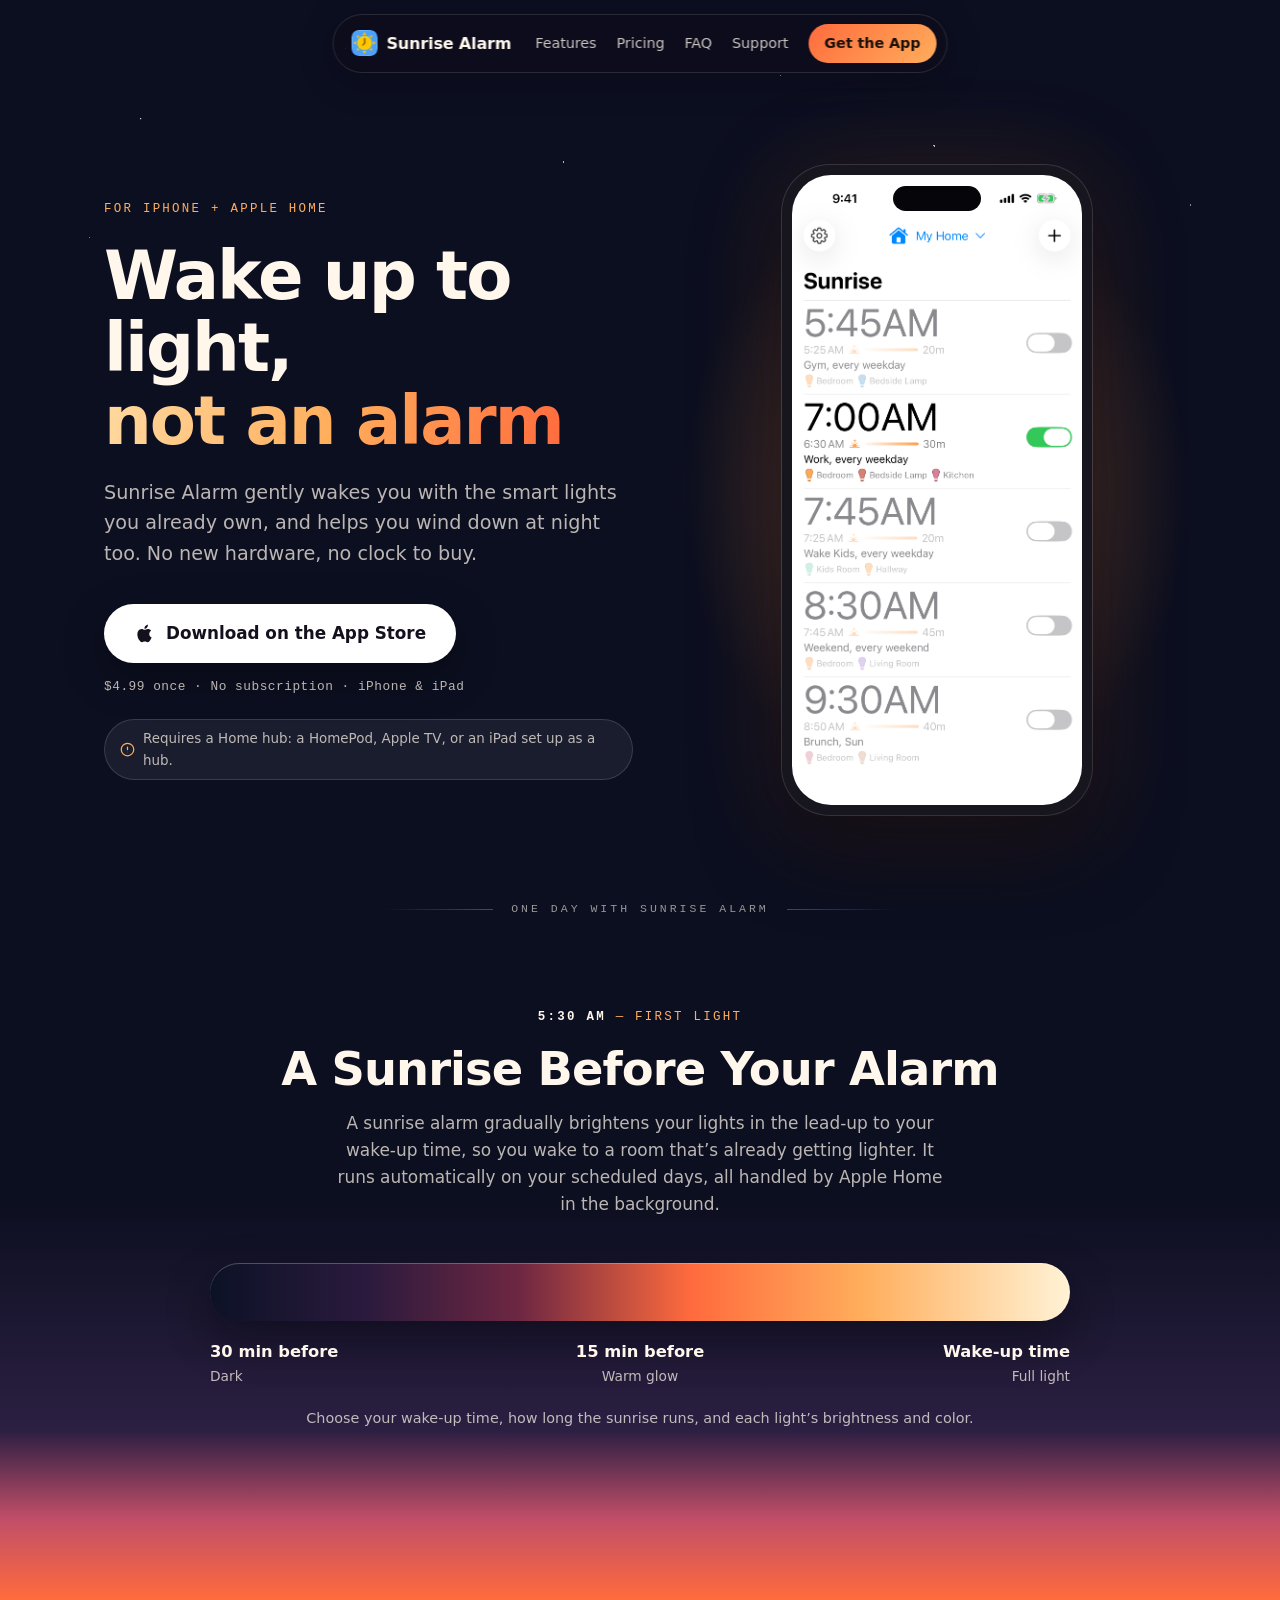
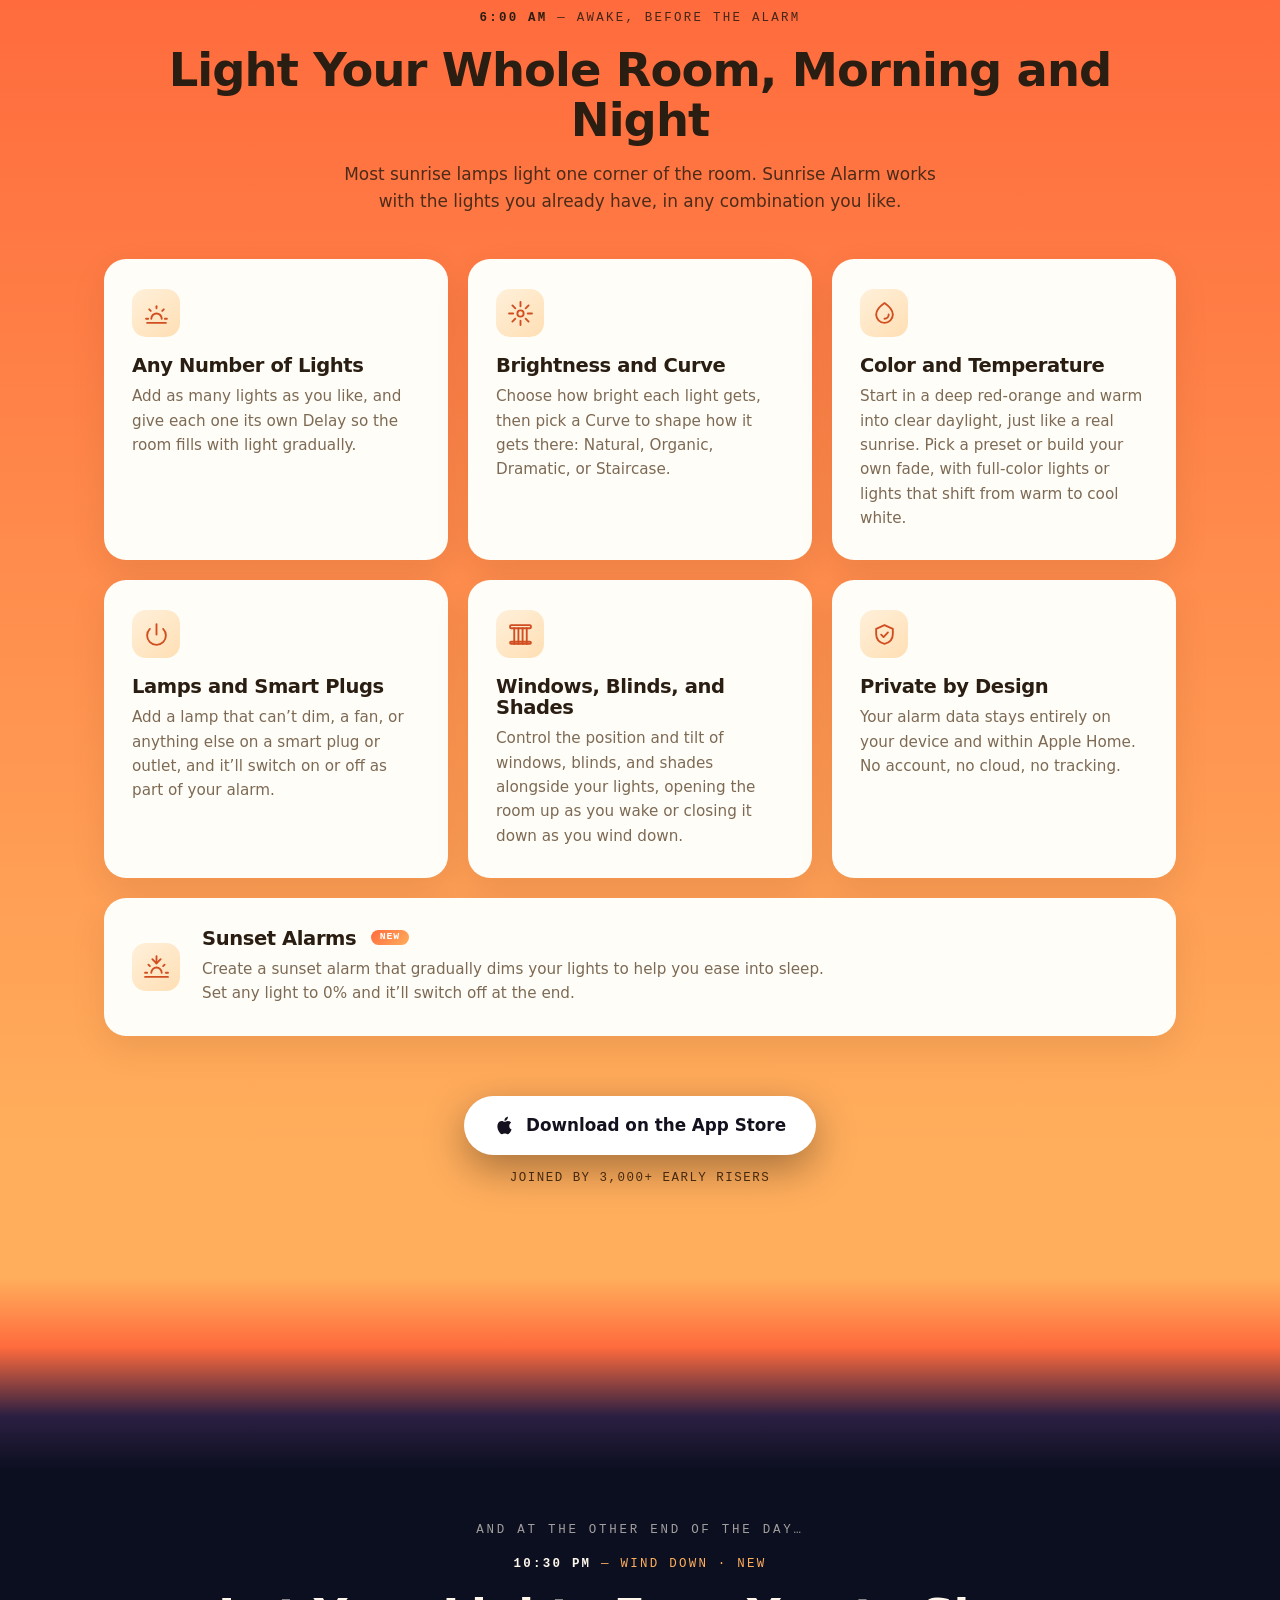
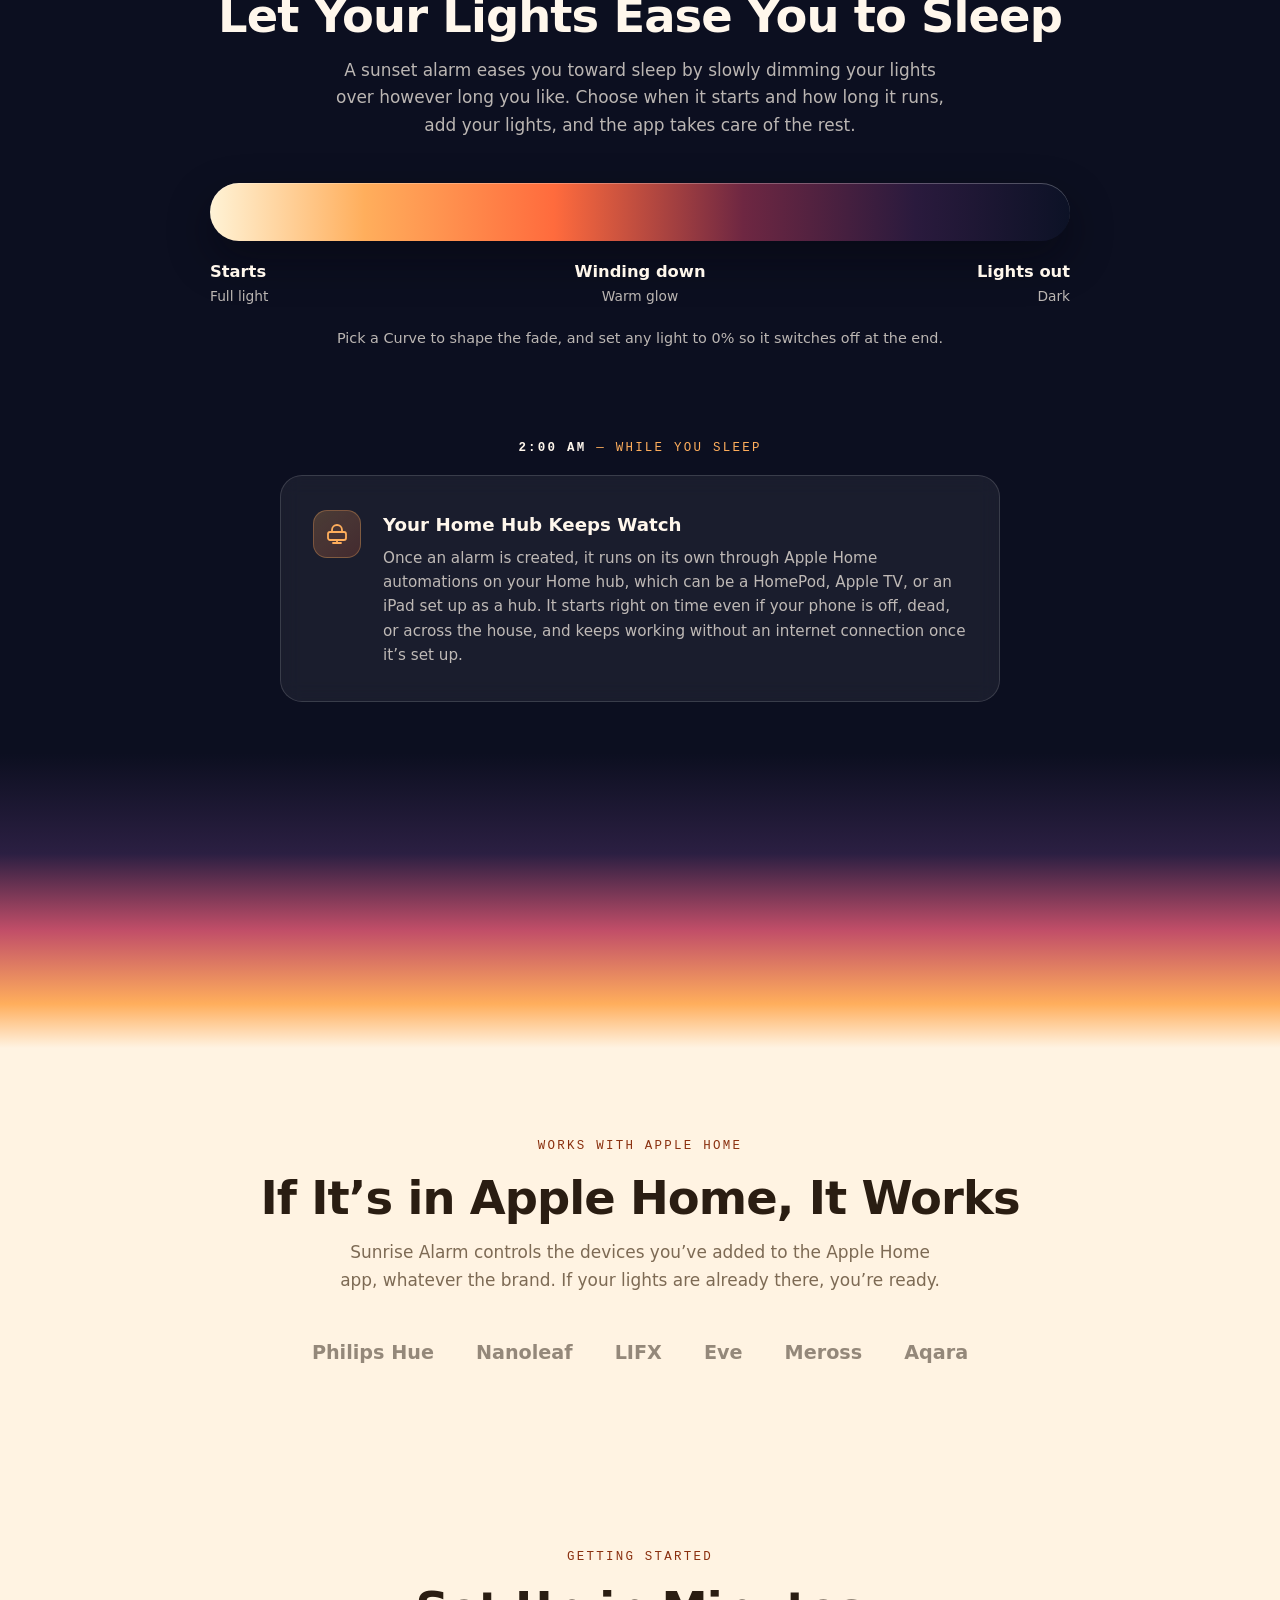
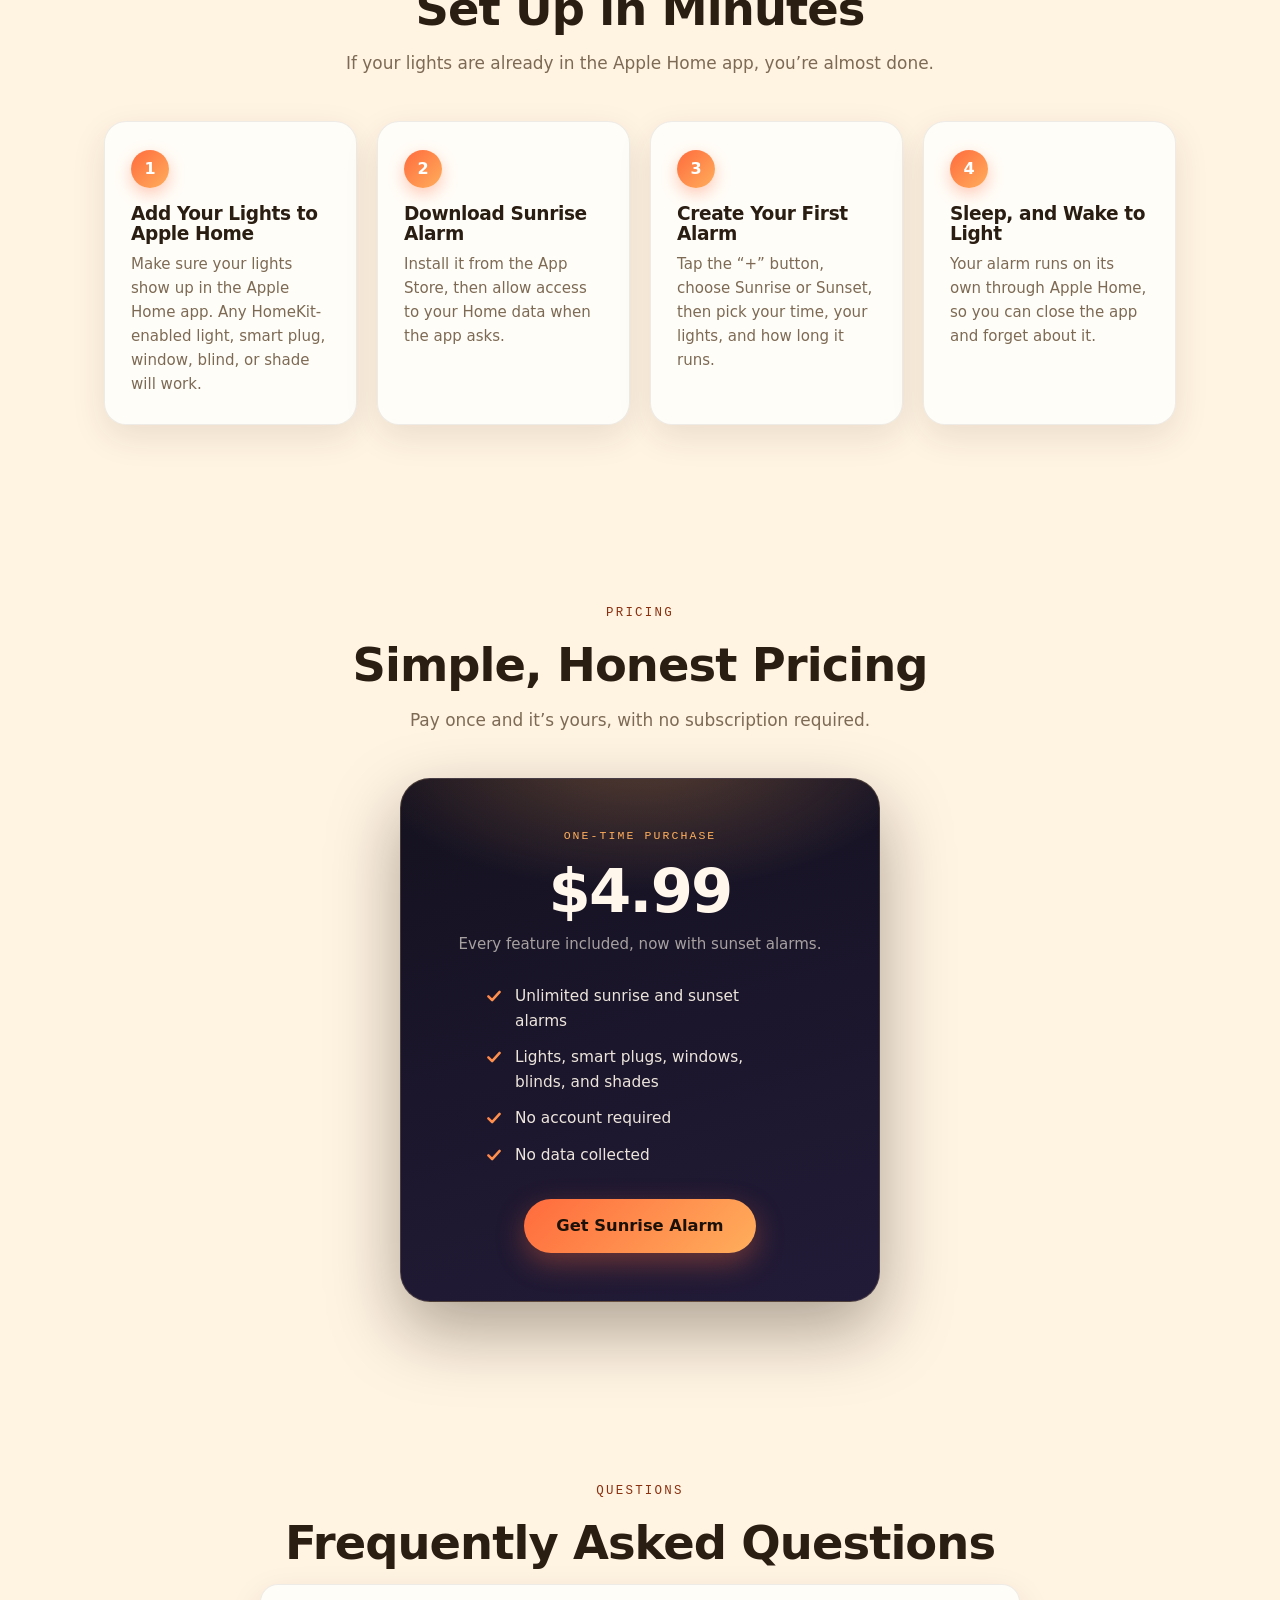
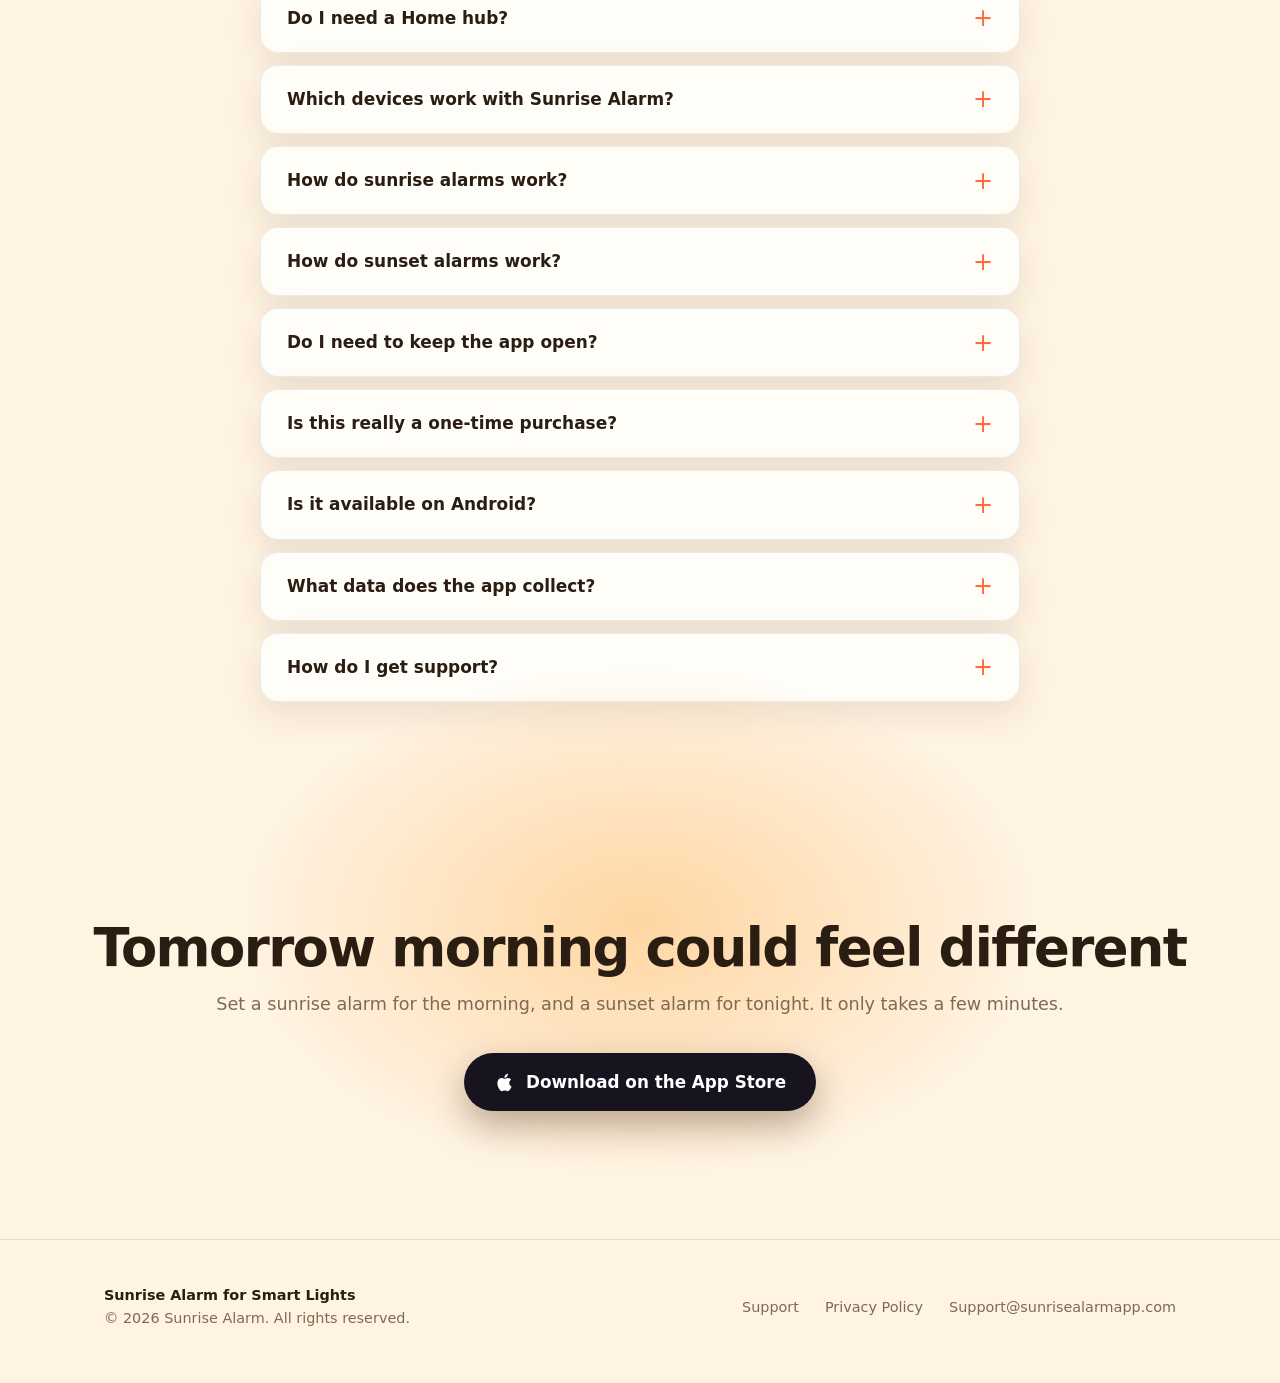
<file: index.html>
<!DOCTYPE html>
<html lang="en">
<head>
  <meta charset="UTF-8" />
  <meta name="viewport" content="width=device-width, initial-scale=1.0" />
  <title>Sunrise Alarm for Smart Lights | Wake Up Naturally on iPhone</title>
  <meta name="description" content="Sunrise Alarm gently wakes you with your existing smart lighting. Create sunrise alarms that brighten your room before your wake-up time, and sunset alarms that dim it as you wind down. Works with Apple Home. One-time purchase, no subscription." />
  <meta property="og:title" content="Sunrise Alarm for Smart Lights" />
  <meta property="og:description" content="Wake up gently and wind down easily with the smart lights you already own. Pay once, no subscription." />
  <meta property="og:type" content="website" />
  <meta property="og:url" content="https://www.sunrisealarmapp.com/" />
  <meta name="theme-color" content="#0c0f20" />
  <link rel="icon" href="favicon.png" type="image/png" />
  <link rel="stylesheet" href="style.css" />
  <script type="application/ld+json">
  {
    "@context": "https://schema.org",
    "@type": "SoftwareApplication",
    "name": "Sunrise Alarm for Smart Lights",
    "operatingSystem": "iOS",
    "applicationCategory": "LifestyleApplication",
    "description": "Sunrise Alarm gently wakes you with your existing smart lighting, and sunset alarms gradually dim your lights to help you ease into sleep.",
    "offers": { "@type": "Offer", "price": "4.99", "priceCurrency": "USD" },
    "url": "https://www.sunrisealarmapp.com/"
  }
  </script>
</head>
<body>

  <header class="capsule-nav" id="top-header">
    <a class="brand" href="/">
      <img src="favicon.png" alt="" width="26" height="26" aria-hidden="true" />
      Sunrise Alarm
    </a>
    <nav>
      <a href="#features">Features</a>
      <a href="#pricing">Pricing</a>
      <a href="#faq">FAQ</a>
      <a href="/support">Support</a>
      <a class="nav-cta" href="https://apps.apple.com/us/app/id6753123163" rel="noopener">Get the App</a>
    </nav>
  </header>

  <main>
    <!-- HERO — a dark room; the app is the light -->
    <section class="hero on-dark" id="download">
      <div class="wrap hero-grid">
        <div>
          <span class="hero-kicker">For iPhone + Apple Home</span>
          <h1>Wake up to light,<br /><em>not an alarm</em></h1>
          <p class="sub">Sunrise Alarm gently wakes you with the smart lights you already own, and helps you wind down at night too. No new hardware, no clock to buy.</p>
          <div class="cta-group">
            <a class="btn-appstore" href="https://apps.apple.com/us/app/id6753123163" rel="noopener">
              <svg viewBox="0 0 24 24" fill="currentColor" aria-hidden="true">
                <path d="M18.71 19.5c-.83 1.24-1.71 2.45-3.05 2.47-1.34.03-1.77-.79-3.29-.79-1.53 0-2 .77-3.27.82-1.31.05-2.3-1.32-3.14-2.53C4.25 17 2.94 12.45 4.7 9.39c.87-1.52 2.43-2.48 4.12-2.51 1.28-.02 2.5.87 3.29.87.78 0 2.26-1.07 3.81-.91.65.03 2.47.26 3.64 1.98-.09.06-2.17 1.28-2.15 3.81.03 3.02 2.65 4.03 2.68 4.04-.03.07-.42 1.44-1.38 2.83M13 3.5c.73-.83 1.94-1.46 2.94-1.5.13 1.17-.34 2.35-1.04 3.19-.69.85-1.83 1.51-2.95 1.42-.15-1.15.41-2.35 1.05-3.11z"/>
              </svg>
              Download on the App&nbsp;Store
            </a>
            <span class="cta-note">$4.99 once &middot; No subscription &middot; iPhone &amp; iPad</span>
          </div>
          <div class="hub-notice" aria-label="Requirement note">
            <svg viewBox="0 0 24 24" fill="none" stroke="currentColor" stroke-width="2" stroke-linecap="round" stroke-linejoin="round" aria-hidden="true" width="15" height="15"><circle cx="12" cy="12" r="10"/><path d="M12 8v4"/><circle cx="12" cy="16" r=".5" fill="currentColor" stroke="none"/></svg>
            Requires a Home hub: a HomePod, Apple TV, or an iPad set up as a hub.
          </div>
        </div>

        <div class="phone-stage">
          <div class="phone">
            <div class="phone-screen">
              <img src="app-alarms.png" width="720" height="1565" decoding="async"
                alt="The Sunrise Alarm app: a list of sunrise alarms, each with a wake-up time, sunrise length, and the smart lights it controls" />
            </div>
          </div>
        </div>
      </div>
    </section>

    <!-- The day, chapter by chapter: it starts at the sunrise -->
    <p class="chapter-label" aria-hidden="true">One day with Sunrise Alarm</p>

    <!-- 5:30 AM — FIRST LIGHT (how it works) -->
    <section class="on-dark" id="first-light">
      <div class="wrap">
        <p class="clock"><strong>5:30 AM</strong> &mdash; First light</p>
        <h2 class="section-title">A Sunrise Before Your Alarm</h2>
        <p class="section-sub">A sunrise alarm gradually brightens your lights in the lead-up to your wake-up time, so you wake to a room that’s already getting lighter. It runs automatically on your scheduled days, all handled by Apple Home in the background.</p>
        <div class="sunrise-timeline">
          <div class="timeline-bar" role="img" aria-label="A gradient fading from darkness through a warm ember glow to full daylight"></div>
          <div class="timeline-labels">
            <div><strong>30 min before</strong>Dark</div>
            <div><strong>15 min before</strong>Warm glow</div>
            <div><strong>Wake-up time</strong>Full light</div>
          </div>
          <p class="timeline-note">Choose your wake-up time, how long the sunrise runs, and each light’s brightness and color.</p>
        </div>
      </div>
    </section>

    <!-- 6:00 AM — AWAKE (features); the sky is bright here, so ink, not moonlight -->
    <section class="on-bright" id="features">
      <div class="wrap">
        <p class="clock"><strong>6:00 AM</strong> &mdash; Awake, before the alarm</p>
        <h2 class="section-title">Light Your Whole Room, Morning and Night</h2>
        <p class="section-sub">Most sunrise lamps light one corner of the room. Sunrise Alarm works with the lights you already have, in any combination you like.</p>
        <div class="feature-grid">


          <div class="feature-card">
            <div class="icon">
              <svg viewBox="0 0 24 24" fill="none" stroke="currentColor" stroke-width="1.8" stroke-linecap="round" stroke-linejoin="round" aria-hidden="true">
                <path d="M7 17a5 5 0 0 1 10 0"/><line x1="2" y1="17" x2="4" y2="17"/><line x1="20" y1="17" x2="22" y2="17"/><line x1="12" y1="5" x2="12" y2="7"/><line x1="5" y1="8" x2="6.5" y2="9.5"/><line x1="19" y1="8" x2="17.5" y2="9.5"/><line x1="3" y1="21" x2="21" y2="21"/>
              </svg>
            </div>
            <h3>Any Number of Lights</h3>
            <p>Add as many lights as you like, and give each one its own Delay so the room fills with light gradually.</p>
          </div>

          <div class="feature-card">
            <div class="icon">
              <svg viewBox="0 0 24 24" fill="none" stroke="currentColor" stroke-width="1.8" stroke-linecap="round" stroke-linejoin="round" aria-hidden="true">
                <circle cx="12" cy="12" r="3"/><path d="M12 1v4M12 19v4M4.22 4.22l2.83 2.83M16.95 16.95l2.83 2.83M1 12h4M19 12h4M4.22 19.78l2.83-2.83M16.95 7.05l2.83-2.83"/>
              </svg>
            </div>
            <h3>Brightness and Curve</h3>
            <p>Choose how bright each light gets, then pick a Curve to shape how it gets there: Natural, Organic, Dramatic, or Staircase.</p>
          </div>

          <div class="feature-card">
            <div class="icon">
              <svg viewBox="0 0 24 24" fill="none" stroke="currentColor" stroke-width="1.8" stroke-linecap="round" stroke-linejoin="round" aria-hidden="true">
                <path d="M12 21a8 8 0 0 1-8-8c0-4 3-7.5 8-11 5 3.5 8 7 8 11a8 8 0 0 1-8 8z"/>
                <path d="M12 17a4 4 0 0 0 4-4"/>
              </svg>
            </div>
            <h3>Color and Temperature</h3>
            <p>Start in a deep red-orange and warm into clear daylight, just like a real sunrise. Pick a preset or build your own fade, with full-color lights or lights that shift from warm to cool white.</p>
          </div>

          <div class="feature-card">
            <div class="icon">
              <svg viewBox="0 0 24 24" fill="none" stroke="currentColor" stroke-width="1.8" stroke-linecap="round" stroke-linejoin="round" aria-hidden="true">
                <path d="M18.36 6.64A9 9 0 1 1 5.64 6.64"/><path d="M12 2v10"/>
              </svg>
            </div>
            <h3>Lamps and Smart Plugs</h3>
            <p>Add a lamp that can’t dim, a fan, or anything else on a smart plug or outlet, and it’ll switch on or off as part of your alarm.</p>
          </div>

          <div class="feature-card">
            <div class="icon">
              <svg viewBox="0 0 24 24" fill="none" stroke="currentColor" stroke-width="1.8" stroke-linecap="round" stroke-linejoin="round" aria-hidden="true">
                <rect x="2" y="3" width="20" height="3" rx="1"/><line x1="6" y1="6" x2="6" y2="21"/><line x1="10" y1="6" x2="10" y2="21"/><line x1="14" y1="6" x2="14" y2="21"/><line x1="18" y1="6" x2="18" y2="21"/><rect x="2" y="19" width="20" height="2" rx="1"/>
              </svg>
            </div>
            <h3>Windows, Blinds, and Shades</h3>
            <p>Control the position and tilt of windows, blinds, and shades alongside your lights, opening the room up as you wake or closing it down as you wind down.</p>
          </div>

          <div class="feature-card">
            <div class="icon">
              <svg viewBox="0 0 24 24" fill="none" stroke="currentColor" stroke-width="1.8" stroke-linecap="round" stroke-linejoin="round" aria-hidden="true">
                <path d="M12 3l8 3.5v5c0 4.8-3.2 8.3-8 9.5-4.8-1.2-8-4.7-8-9.5v-5L12 3z"/><path d="M8.8 12.2l2.3 2.3 4.2-4.5"/>
              </svg>
            </div>
            <h3>Private by Design</h3>
            <p>Your alarm data stays entirely on your device and within Apple Home. No account, no cloud, no tracking.</p>
          </div>

          <div class="feature-card feature-card-wide">
            <div class="icon">
              <svg viewBox="0 0 24 24" fill="none" stroke="currentColor" stroke-width="1.8" stroke-linecap="round" stroke-linejoin="round" aria-hidden="true">
                <path d="M17 18a5 5 0 0 0-10 0"/><line x1="12" y1="9" x2="12" y2="2"/><polyline points="16 5 12 9 8 5"/><line x1="4.22" y1="10.22" x2="5.64" y2="11.64"/><line x1="18.36" y1="11.64" x2="19.78" y2="10.22"/><line x1="1" y1="18" x2="3" y2="18"/><line x1="21" y1="18" x2="23" y2="18"/><line x1="1" y1="22" x2="23" y2="22"/>
              </svg>
            </div>
            <div>
              <h3>
                Sunset Alarms
                <span class="badge-new" aria-label="New feature">New</span>
              </h3>
              <p>Create a sunset alarm that gradually dims your lights to help you ease into sleep. Set any light to 0% and it’ll switch off at the end.</p>
            </div>
          </div>

        </div>

        <div class="section-cta">
          <a class="btn-appstore" href="https://apps.apple.com/us/app/id6753123163" rel="noopener">
            <svg viewBox="0 0 24 24" fill="currentColor" aria-hidden="true">
              <path d="M18.71 19.5c-.83 1.24-1.71 2.45-3.05 2.47-1.34.03-1.77-.79-3.29-.79-1.53 0-2 .77-3.27.82-1.31.05-2.3-1.32-3.14-2.53C4.25 17 2.94 12.45 4.7 9.39c.87-1.52 2.43-2.48 4.12-2.51 1.28-.02 2.5.87 3.29.87.78 0 2.26-1.07 3.81-.91.65.03 2.47.26 3.64 1.98-.09.06-2.17 1.28-2.15 3.81.03 3.02 2.65 4.03 2.68 4.04-.03.07-.42 1.44-1.38 2.83M13 3.5c.73-.83 1.94-1.46 2.94-1.5.13 1.17-.34 2.35-1.04 3.19-.69.85-1.83 1.51-2.95 1.42-.15-1.15.41-2.35 1.05-3.11z"/>
            </svg>
            Download on the App&nbsp;Store
          </a>
          <span class="social-proof">Joined by 3,000+ early risers</span>
        </div>
      </div>
    </section>

    <!-- The other end of the day: a contained night on the morning sky -->
    <div class="nocturne">
    <!-- 10:30 PM — WIND-DOWN MODE (the counterpart, after the day) -->
    <section class="on-dark" id="wind-down">
      <div class="wrap">
        <p class="nocturne-turn">And at the other end of the day&hellip;</p>
        <p class="clock"><strong>10:30 PM</strong> &mdash; Wind down &middot; New</p>
        <h2 class="section-title">Let Your Lights Ease You to Sleep</h2>
        <p class="section-sub">A sunset alarm eases you toward sleep by slowly dimming your lights over however long you like. Choose when it starts and how long it runs, add your lights, and the app takes care of the rest.</p>
        <div class="sunrise-timeline">
          <div class="timeline-bar winddown-bar" role="img" aria-label="A gradient fading from full daylight through a warm ember glow into darkness"></div>
          <div class="timeline-labels">
            <div><strong>Starts</strong>Full light</div>
            <div><strong>Winding down</strong>Warm glow</div>
            <div><strong>Lights out</strong>Dark</div>
          </div>
          <p class="timeline-note">Pick a Curve to shape the fade, and set any light to 0% so it switches off at the end.</p>
        </div>
      </div>
    </section>

    <!-- 2:00 AM — WHILE YOU SLEEP (hub); closes the loop back to the sunrise -->
    <section class="on-dark" id="overnight">
      <div class="wrap">
        <p class="clock"><strong>2:00 AM</strong> &mdash; While you sleep</p>
        <div class="overnight-card">
          <div class="overnight-icon" aria-hidden="true">
            <svg viewBox="0 0 24 24" fill="none" stroke="currentColor" stroke-width="1.8" stroke-linecap="round" stroke-linejoin="round">
              <rect x="3" y="10" width="18" height="8" rx="2"/><path d="M7 10V8a5 5 0 0 1 10 0v2"/><path d="M8 21h8"/><path d="M12 18v3"/>
            </svg>
          </div>
          <div>
            <strong>Your Home Hub Keeps Watch</strong>
            <p>Once an alarm is created, it runs on its own through Apple Home automations on your Home hub, which can be a HomePod, Apple TV, or an iPad set up as a hub. It starts right on time even if your phone is off, dead, or across the house, and keeps working without an internet connection once it’s set up.</p>
          </div>
        </div>
      </div>
    </section>
    </div>

    <!-- MORNING — WORKS WITH -->
    <section class="on-day" id="daybreak">
      <div class="wrap">
        <p class="clock day">Works with Apple Home</p>
        <h2 class="section-title">If It’s in Apple Home, It Works</h2>
        <p class="section-sub">Sunrise Alarm controls the devices you’ve added to the Apple Home app, whatever the brand. If your lights are already there, you’re ready.</p>
        <div class="brand-row">
          <span>Philips Hue</span>
          <span>Nanoleaf</span>
          <span>LIFX</span>
          <span>Eve</span>
          <span>Meross</span>
          <span>Aqara</span>
        </div>
      </div>
    </section>

    <!-- SETUP -->
    <section class="on-day" id="setup">
      <div class="wrap">
        <p class="clock day">Getting started</p>
        <h2 class="section-title">Set Up in Minutes</h2>
        <p class="section-sub">If your lights are already in the Apple Home app, you’re almost done.</p>
        <div class="steps">
          <div class="step">
            <span class="step-num">1</span>
            <h3>Add Your Lights to Apple Home</h3>
            <p>Make sure your lights show up in the Apple Home app. Any HomeKit-enabled light, smart plug, window, blind, or shade will work.</p>
          </div>
          <div class="step">
            <span class="step-num">2</span>
            <h3>Download Sunrise Alarm</h3>
            <p>Install it from the App Store, then allow access to your Home data when the app asks.</p>
          </div>
          <div class="step">
            <span class="step-num">3</span>
            <h3>Create Your First Alarm</h3>
            <p>Tap the &ldquo;+&rdquo; button, choose Sunrise or Sunset, then pick your time, your lights, and how long it runs.</p>
          </div>
          <div class="step">
            <span class="step-num">4</span>
            <h3>Sleep, and Wake to Light</h3>
            <p>Your alarm runs on its own through Apple Home, so you can close the app and forget about it.</p>
          </div>
        </div>
      </div>
    </section>

    <!-- PRICING -->
    <section class="on-day" id="pricing">
      <div class="wrap">
        <p class="clock day">Pricing</p>
        <h2 class="section-title">Simple, Honest Pricing</h2>
        <p class="section-sub">Pay once and it’s yours, with no subscription required.</p>
        <div class="pricing-card">
          <div class="price-label">One-Time Purchase</div>
          <div class="price">$4.99</div>
          <span class="price-once">Every feature included, now with sunset alarms.</span>
          <ul>
            <li>Unlimited sunrise and sunset alarms</li>
            <li>Lights, smart plugs, windows, blinds, and shades</li>
            <li>No account required</li>
            <li>No data collected</li>
          </ul>
          <a class="btn-light" href="https://apps.apple.com/us/app/id6753123163" rel="noopener">Get Sunrise Alarm</a>
        </div>
      </div>
    </section>

    <!-- FAQ -->
    <section class="on-day" id="faq">
      <div class="wrap">
        <p class="clock day">Questions</p>
        <h2 class="section-title">Frequently Asked Questions</h2>
        <div class="faq-list">
          <details>
            <summary>Do I need a Home hub?</summary>
            <p>Yes. Sunrise Alarm uses Apple Home automations, and Apple only runs those on a Home hub, which can be a HomePod, Apple TV, or an iPad set up as a hub. The hub runs your alarms locally, so they work even if your phone is asleep, off, or away. Apple has step-by-step instructions <a href="https://support.apple.com/en-us/102557" rel="noopener">here</a>.</p>
          </details>
          <details>
            <summary>Which devices work with Sunrise Alarm?</summary>
            <p>Any HomeKit-enabled light works, including full-color lights and lights that only change color temperature, from brands like Philips Hue, Nanoleaf, LIFX, Eve, and Meross. Smart plugs and outlets work too (on/off only), so a lamp on a smart plug can join in. Windows, blinds, and shades are supported as well, with control over position and tilt.</p>
          </details>
          <details>
            <summary>How do sunrise alarms work?</summary>
            <p>A sunrise alarm gradually brightens your lights in the lead-up to your wake-up time, so you wake to a room that&rsquo;s already getting lighter. Pick Sunrise when you create the alarm, choose your wake-up time and how long the sunrise runs, then add your lights and set each one&rsquo;s brightness and color. It runs automatically on the days you schedule.</p>
          </details>
          <details>
            <summary>How do sunset alarms work?</summary>
            <p>A sunset alarm eases you toward sleep by slowly dimming your lights over however long you like. Just pick Sunset when you create the alarm, choose when it starts and how long it runs, then add your lights. Set any light to 0% and it’ll switch off at the end.</p>
          </details>
          <details>
            <summary>Do I need to keep the app open?</summary>
            <p>No, you don’t. Once an alarm is created, it runs on its own through Apple Home automations, so you can close the app and forget about it.</p>
          </details>
          <details>
            <summary>Is this really a one-time purchase?</summary>
            <p>Yes. You pay $4.99 once on the App Store. There’s no subscription, and no in-app purchases are required.</p>
          </details>
          <details>
            <summary>Is it available on Android?</summary>
            <p>No. Sunrise Alarm is built just for iPhone and Apple Home, which lets it work closely with HomeKit and keep your alarm data on your device.</p>
          </details>
          <details>
            <summary>What data does the app collect?</summary>
            <p>None. Your alarm data stays entirely on your device and within Apple Home. The app only asks for access to your Home data and, optionally, permission to send notifications. Read the full <a href="/privacy-policy">privacy policy</a>.</p>
          </details>
          <details>
            <summary>How do I get support?</summary>
            <p>Visit the <a href="/support">support page</a> or email <a href="mailto:Support@sunrisealarmapp.com">Support@sunrisealarmapp.com</a>. Every message gets read and answered personally.</p>
          </details>
        </div>
      </div>
    </section>

    <!-- FINAL CTA -->
    <section class="final-cta on-day">
      <h2>Tomorrow morning could feel different</h2>
      <p>Set a sunrise alarm for the morning, and a sunset alarm for tonight. It only takes a few minutes.</p>
      <a class="btn-appstore ink" href="https://apps.apple.com/us/app/id6753123163" rel="noopener">
        <svg viewBox="0 0 24 24" fill="currentColor" aria-hidden="true">
          <path d="M18.71 19.5c-.83 1.24-1.71 2.45-3.05 2.47-1.34.03-1.77-.79-3.29-.79-1.53 0-2 .77-3.27.82-1.31.05-2.3-1.32-3.14-2.53C4.25 17 2.94 12.45 4.7 9.39c.87-1.52 2.43-2.48 4.12-2.51 1.28-.02 2.5.87 3.29.87.78 0 2.26-1.07 3.81-.91.65.03 2.47.26 3.64 1.98-.09.06-2.17 1.28-2.15 3.81.03 3.02 2.65 4.03 2.68 4.04-.03.07-.42 1.44-1.38 2.83M13 3.5c.73-.83 1.94-1.46 2.94-1.5.13 1.17-.34 2.35-1.04 3.19-.69.85-1.83 1.51-2.95 1.42-.15-1.15.41-2.35 1.05-3.11z"/>
        </svg>
        Download on the App&nbsp;Store
      </a>
    </section>
  </main>

  <footer class="site-footer">
    <div class="wrap">
      <div>
        <strong>Sunrise Alarm for Smart Lights</strong><br />
        &copy; 2026 Sunrise Alarm. All rights reserved.
      </div>
      <div class="footer-links">
        <a href="/support">Support</a>
        <a href="/privacy-policy">Privacy Policy</a>
        <a href="mailto:Support@sunrisealarmapp.com">Support@sunrisealarmapp.com</a>
      </div>
    </div>
  </footer>

  <script>
    // Load at the top on refresh instead of restoring the previous scroll
    // position. Hash links (e.g. #features) still scroll into view.
    if ('scrollRestoration' in history) {
      history.scrollRestoration = 'manual';
    }
    if (!location.hash) {
      window.scrollTo(0, 0);
    }

    // The sky: one continuous sweep from the last of the night up into full
    // morning, with colour stops pinned to where the day's chapters sit.
    //
    // The stops are anchored to real text edges, not to fixed pixel offsets,
    // because section padding shrinks on narrow screens and a fixed offset let
    // the 6:00 AM line drift onto a mid-tone at phone width. --dawn is the
    // hazard: at 3:1-ish against both ink and moonlight it is unreadable
    // under either, so it is parked in the gap between the sunrise chapter's
    // last line and the features heading. Everything above that gap stays
    // night-to-dusk (light text); everything below is ember-to-gold (ink).
    // .nocturne paints its own sky, matched to --gold at its top edge and
    // --morning at its bottom, so it blends out at both ends.
    // CSS ships a percentage-based fallback; this repaints it in measured px.
    (function () {
      const first = document.getElementById('first-light');
      const feat = document.getElementById('features');
      const wind = document.getElementById('wind-down');
      const day = document.getElementById('daybreak');
      if (!first || !feat || !wind || !day) return;

      // the last light-on-dark line of the sunrise chapter, and the first
      // ink-on-bright line of the day chapter; the sky turns over between them
      const lastDark = first.querySelector('.timeline-note') || first;
      const firstLit = feat.querySelector('.clock') || feat;

      function paintSky() {
        const top = (el) => el.getBoundingClientRect().top + window.scrollY;
        const bottom = (el) => el.getBoundingClientRect().bottom + window.scrollY;
        const firstLight = top(first);
        const gapTop = bottom(lastDark);
        const gapBottom = top(firstLit);
        const gap = Math.max(gapBottom - gapTop, 1);
        const dayRun = top(day) - top(feat);
        const px = (v) => Math.round(v) + 'px';
        document.documentElement.style.setProperty('--sky', `linear-gradient(180deg,
          var(--night) 0px,
          var(--night) ${px(firstLight + (gapTop - firstLight) * 0.55)},
          var(--dusk) ${px(gapTop)},
          var(--dawn) ${px(gapTop + gap * 0.5)},
          var(--ember) ${px(gapBottom - Math.min(10, gap * 0.1))},
          var(--gold) ${px(top(feat) + dayRun * 0.45)},
          var(--gold) ${px(top(wind))},
          var(--morning) ${px(top(day))},
          var(--morning) 100%)`);
      }

      paintSky();
      // Repaint whenever layout height changes (resize, fonts, FAQ toggles).
      new ResizeObserver(paintSky).observe(document.body);
    })();
  </script>

</body>
</html>
</file>
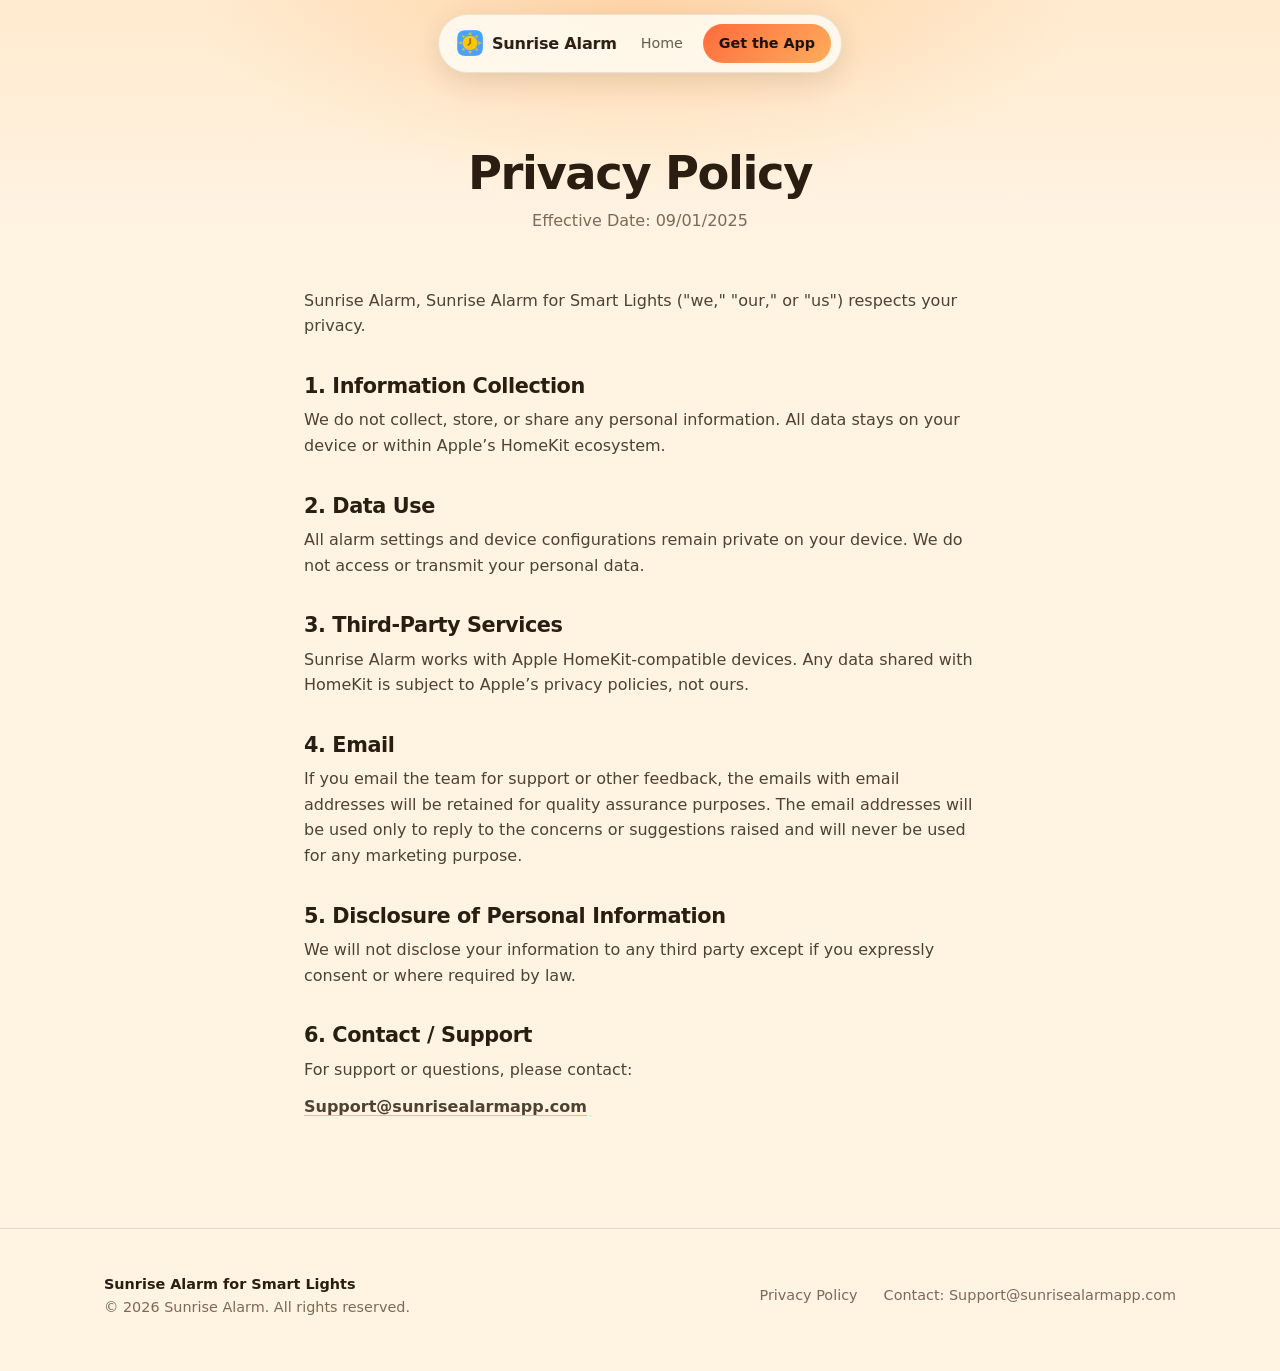
<file: privacy-policy.html>
<!DOCTYPE html>
<html lang="en">
<head>
  <meta charset="UTF-8" />
  <meta name="viewport" content="width=device-width, initial-scale=1.0" />
  <title>Privacy Policy | Sunrise Alarm for Smart Lights</title>
  <meta name="description" content="Privacy policy for Sunrise Alarm for Smart Lights. We do not collect, store, or share any personal information." />
  <link rel="icon" href="favicon.png" type="image/png" />
  <link rel="stylesheet" href="style.css" />
</head>
<body class="day">

  <header class="capsule-nav">
    <a class="brand" href="/">
      <img src="favicon.png" alt="" width="26" height="26" aria-hidden="true" />
      Sunrise Alarm
    </a>
    <nav>
      <a href="/">Home</a>
      <a class="nav-cta" href="https://apps.apple.com/us/app/id6753123163" rel="noopener">Get the App</a>
    </nav>
  </header>

  <header class="page-head">
    <h1>Privacy Policy</h1>
    <p class="page-sub">Effective Date: 09/01/2025</p>
  </header>

  <main class="policy">

    <p>Sunrise Alarm, Sunrise Alarm for Smart Lights ("we," "our," or "us") respects your privacy.</p>

    <h2>1. Information Collection</h2>
    <p>We do not collect, store, or share any personal information. All data stays on your device or within Apple’s HomeKit ecosystem.</p>

    <h2>2. Data Use</h2>
    <p>All alarm settings and device configurations remain private on your device. We do not access or transmit your personal data.</p>

    <h2>3. Third-Party Services</h2>
    <p>Sunrise Alarm works with Apple HomeKit-compatible devices. Any data shared with HomeKit is subject to Apple’s privacy policies, not ours.</p>

    <h2>4. Email</h2>
    <p>If you email the team for support or other feedback, the emails with email addresses will be retained for quality assurance purposes. The email addresses will be used only to reply to the concerns or suggestions raised and will never be used for any marketing purpose.</p>

    <h2>5. Disclosure of Personal Information</h2>
    <p>We will not disclose your information to any third party except if you expressly consent or where required by law.</p>

    <h2>6. Contact / Support</h2>
    <p>For support or questions, please contact:</p>
    <p><a href="mailto:Support@sunrisealarmapp.com">Support@sunrisealarmapp.com</a></p>
  </main>

  <footer class="site-footer">
    <div class="wrap">
      <div>
        <strong>Sunrise Alarm for Smart Lights</strong><br />
        © 2026 Sunrise Alarm. All rights reserved.
      </div>
      <div class="footer-links">
        <a href="/privacy-policy">Privacy Policy</a>
        <a href="mailto:Support@sunrisealarmapp.com">Contact: Support@sunrisealarmapp.com</a>
      </div>
    </div>
  </footer>

</body>
</html>
</file>
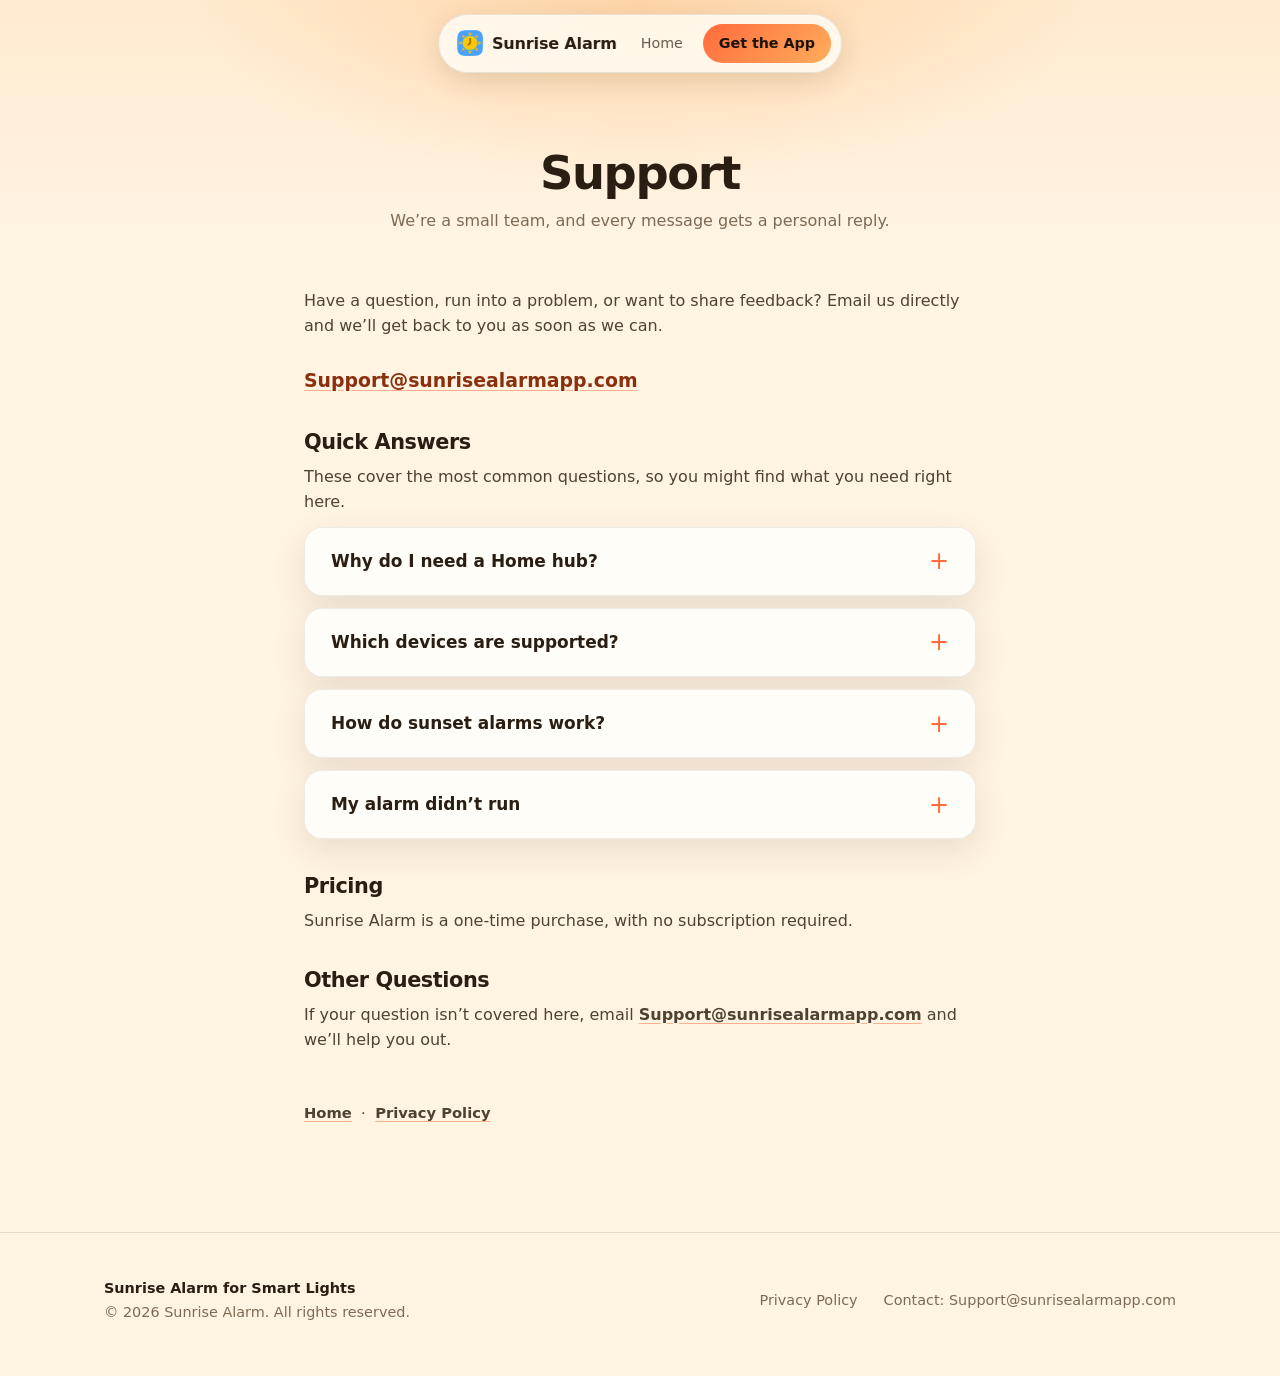
<file: support.html>
<!DOCTYPE html>
<html lang="en">
<head>
  <meta charset="UTF-8" />
  <meta name="viewport" content="width=device-width, initial-scale=1.0" />
  <title>Support | Sunrise Alarm for Smart Lights</title>
  <meta name="description" content="Get help with Sunrise Alarm for Smart Lights. Find quick answers to common questions, or email for a personal reply." />
  <link rel="icon" href="favicon.png" type="image/png" />
  <link rel="stylesheet" href="style.css" />
</head>
<body class="day">

  <header class="capsule-nav">
    <a class="brand" href="/">
      <img src="favicon.png" alt="" width="26" height="26" aria-hidden="true" />
      Sunrise Alarm
    </a>
    <nav>
      <a href="/">Home</a>
      <a class="nav-cta" href="https://apps.apple.com/us/app/id6753123163" rel="noopener">Get the App</a>
    </nav>
  </header>

  <header class="page-head">
    <h1>Support</h1>
    <p class="page-sub">We’re a small team, and every message gets a personal reply.</p>
  </header>

  <main class="policy">
    <p>Have a question, run into a problem, or want to share feedback? Email us directly and we’ll get back to you as soon as we can.</p>

    <p class="contact-line">
      <a href="mailto:Support@sunrisealarmapp.com">Support@sunrisealarmapp.com</a>
    </p>

    <h2>Quick Answers</h2>
    <p>These cover the most common questions, so you might find what you need right here.</p>

    <div class="faq-list">
      <details>
        <summary>Why do I need a Home hub?</summary>
        <p>Sunrise Alarm creates HomeKit scenes and automations, and Apple only runs automations on a Home hub, which can be a HomePod, Apple TV, or an iPad set up as a hub. Your hub runs your alarms locally, so they start on time even while your iPhone is asleep or away from home.</p>
        <p>Without a Home hub, alarms can’t run on their own. This is how Apple Home works for every app, and Apple has step-by-step instructions for setting one up <a href="https://support.apple.com/en-us/102557" rel="noopener">here</a>.</p>
      </details>
      <details>
        <summary>Which devices are supported?</summary>
        <p>Sunrise Alarm controls the devices you’ve added to the Apple Home app: lights (brightness, color, and color temperature), windows, blinds, and shades (position and tilt), and smart plugs and outlets (on/off).</p>
      </details>
      <details>
        <summary>How do sunset alarms work?</summary>
        <p>A sunset alarm eases you toward sleep by slowly dimming your lights over however long you like. Just pick Sunset when you create the alarm, choose when it starts and how long it runs, then add your lights. Set any light to 0% and it’ll switch off at the end.</p>
      </details>
      <details>
        <summary>My alarm didn’t run</summary>
        <p>Start by checking that your Home hub is powered on and connected to your home network. Then open the Apple Home app and make sure the lights in your alarm respond there. If everything looks right and the alarm still doesn’t run, email us and we’ll take a closer look.</p>
      </details>
    </div>

    <h2>Pricing</h2>
    <p>Sunrise Alarm is a one-time purchase, with no subscription required.</p>

    <h2>Other Questions</h2>
    <p>If your question isn’t covered here, email <a href="mailto:Support@sunrisealarmapp.com">Support@sunrisealarmapp.com</a> and we’ll help you out.</p>

    <p class="page-links">
      <a href="/">Home</a> &nbsp;&middot;&nbsp; <a href="/privacy-policy">Privacy Policy</a>
    </p>
  </main>

  <footer class="site-footer">
    <div class="wrap">
      <div>
        <strong>Sunrise Alarm for Smart Lights</strong><br />
        &copy; 2026 Sunrise Alarm. All rights reserved.
      </div>
      <div class="footer-links">
        <a href="/privacy-policy">Privacy Policy</a>
        <a href="mailto:Support@sunrisealarmapp.com">Contact: Support@sunrisealarmapp.com</a>
      </div>
    </div>
  </footer>

</body>
</html>
</file>
<file: style.css>
/* ============================================================
   Sunrise Alarm — the page is one day, and it opens at the sunrise.
   A single unbroken gradient runs from the last of the night into full
   morning; scrolling is the sunrise. The night returns once, inside
   .nocturne, for the sunset alarm. Set entirely in Apple system type.
   ============================================================ */

:root {
  /* the sky, in order */
  --night: #0c0f20;
  --dusk: #2b1f42;
  --dawn: #c14e68;
  --ember: #ff6b3d;
  --gold: #ffae5c;
  --morning: #fff3e2;

  /* ink on daylight */
  --ink: #2a1d12;
  --ink-soft: #7d6a54;

  /* light text on night */
  --moonlight: #fff7ec;
  --moonlight-soft: rgba(255, 247, 236, 0.72);

  /* materials */
  --glass: rgba(255, 255, 255, 0.06);
  --glass-line: rgba(255, 255, 255, 0.14);
  --card: #fffdf8;
  --card-line: rgba(42, 29, 18, 0.08);
  --shadow: 0 12px 34px rgba(70, 40, 10, 0.1);
  --shadow-lift: 0 20px 48px rgba(70, 40, 10, 0.16);

  /* Apple system type, three roles */
  --font-display: ui-rounded, "SF Pro Rounded", -apple-system, system-ui, "Segoe UI", sans-serif;
  --font-body: -apple-system, system-ui, "SF Pro Text", "Segoe UI", "Helvetica Neue", sans-serif;
  --font-clock: ui-monospace, "SF Mono", "Menlo", "Cascadia Mono", monospace;

  --radius: 22px;
  --wrap: 1120px;

  /* fallback sky if JS never runs; JS repaints with measured px stops */
  --sky: linear-gradient(180deg,
    var(--night) 0%, var(--night) 17%,
    var(--dusk) 18%, var(--dawn) 20.5%,
    var(--ember) 21.5%, var(--gold) 29%,
    var(--gold) 37%, var(--morning) 51%,
    var(--morning) 100%);
}

* {
  margin: 0;
  padding: 0;
  box-sizing: border-box;
}

html {
  scroll-behavior: smooth;
  scroll-padding-top: 92px;
  /* overscroll above the page shows night */
  background-color: var(--night);
}

body {
  font-family: var(--font-body);
  color: var(--ink);
  /* overscroll below the page shows morning */
  background-color: var(--morning);
  background-image: var(--sky);
  background-repeat: no-repeat;
  line-height: 1.6;
  -webkit-font-smoothing: antialiased;
  text-rendering: optimizeLegibility;
  overflow-x: hidden;
}

/* subpages skip the night entirely */
/* Subpages skip the night entirely. html carries its own --night background so
   overscroll above the home page shows night; that stops the body's cream from
   propagating to the canvas, so a short day page (404 is only ~390px) left a
   slab of night below the footer. Filling the viewport keeps the page cream. */
body.day {
  background: var(--morning);
  min-height: 100svh;
}

/* 404 keeps the night, so "Still dark over here…" actually lands. html is
   already --night, so the page reads as one continuous dark surface. */
body.night {
  background: var(--night);
  color: var(--moonlight);
  min-height: 100svh;
}

body.night .policy h1 {
  color: var(--moonlight);
}

body.night .policy p {
  color: var(--moonlight-soft);
}

::selection {
  background: var(--gold);
  color: var(--night);
}

a {
  color: inherit;
  text-decoration: none;
}

p a,
li a {
  font-weight: 600;
  text-decoration: underline;
  text-underline-offset: 3px;
  text-decoration-color: rgba(255, 107, 61, 0.5);
}

p a:hover,
li a:hover {
  text-decoration-color: var(--ember);
}

:focus-visible {
  outline: 2px solid var(--gold);
  outline-offset: 3px;
  border-radius: 6px;
}

h1, h2, h3 {
  font-family: var(--font-display);
  font-weight: 800;
  line-height: 1.08;
  letter-spacing: -0.02em;
}

.wrap {
  max-width: var(--wrap);
  margin: 0 auto;
  padding: 0 24px;
}

@media (prefers-reduced-motion: reduce) {
  html { scroll-behavior: auto; }
  *, *::before, *::after {
    animation-duration: 0.01ms !important;
    animation-iteration-count: 1 !important;
    transition-duration: 0.01ms !important;
  }
}

/* ---------- Floating capsule nav ---------- */
/* The capsule is built for the night hero. On a cream subpage that dark glass
   reads as a grey slab, so day pages get the same shape in a light material. */
.capsule-nav {
  position: fixed;
  top: 14px;
  left: 50%;
  transform: translateX(-50%);
  z-index: 100;
  display: flex;
  align-items: center;
  gap: 24px;
  width: max-content;
  max-width: calc(100vw - 24px);
  padding: 9px 10px 9px 18px;
  border-radius: 999px;
  background: rgba(15, 12, 24, 0.62);
  backdrop-filter: blur(20px) saturate(1.5);
  -webkit-backdrop-filter: blur(20px) saturate(1.5);
  border: 1px solid rgba(255, 255, 255, 0.12);
  box-shadow: 0 8px 32px rgba(8, 6, 16, 0.35);
}

.day .capsule-nav {
  background: rgba(255, 253, 248, 0.82);
  border-color: rgba(42, 29, 18, 0.10);
  box-shadow: 0 8px 28px rgba(70, 40, 10, 0.14);
}

.day .brand {
  color: var(--ink);
}

.day .capsule-nav nav a {
  color: rgba(42, 29, 18, 0.72);
}

.day .capsule-nav nav a:hover {
  color: var(--ember);
}

.brand {
  display: flex;
  align-items: center;
  gap: 9px;
  font-family: var(--font-display);
  font-weight: 700;
  font-size: 1rem;
  letter-spacing: -0.01em;
  color: var(--moonlight);
  white-space: nowrap;
}

.brand img {
  width: 26px;
  height: 26px;
  border-radius: 7px;
}

.capsule-nav nav {
  display: flex;
  align-items: center;
  gap: 20px;
}

.capsule-nav nav a {
  font-size: 0.89rem;
  font-weight: 500;
  color: rgba(255, 247, 236, 0.78);
  transition: color 0.2s ease;
}

.capsule-nav nav a:hover {
  color: var(--gold);
}

.nav-cta {
  background: linear-gradient(135deg, var(--ember), var(--gold));
  color: #1c1108 !important;
  padding: 8px 16px;
  border-radius: 999px;
  font-weight: 700 !important;
  transition: transform 0.2s ease, box-shadow 0.2s ease;
}

.nav-cta:hover {
  transform: translateY(-1px);
  box-shadow: 0 6px 18px rgba(255, 107, 61, 0.45);
  color: #1c1108 !important;
}

/* ---------- Type roles ---------- */
.clock {
  font-family: var(--font-clock);
  font-size: 0.78rem;
  font-weight: 500;
  letter-spacing: 0.18em;
  text-transform: uppercase;
  color: var(--gold);
  text-align: center;
  margin-bottom: 16px;
}

.clock strong {
  font-weight: 700;
  color: var(--moonlight);
}

.on-day .clock,
.clock.day {
  color: #8a300f;
}

/* By 6:00 AM the sky behind has opened into ember and gold. Light text washes
   out completely there (it measured under 2.2:1), so this chapter uses ink. */
.on-bright {
  color: var(--ink);
}

.on-bright .clock {
  color: rgba(42, 29, 18, 0.88);
}

.on-bright .clock strong,
.on-bright .section-title {
  color: var(--ink);
}

.on-bright .section-sub {
  color: rgba(42, 29, 18, 0.84);
}

.on-day .clock strong {
  color: var(--ink);
}

.section-title {
  text-align: center;
  font-size: clamp(1.9rem, 4.2vw, 2.9rem);
  margin-bottom: 16px;
}

.section-sub {
  text-align: center;
  max-width: 620px;
  margin: 0 auto clamp(28px, 4vw, 44px);
  font-size: 1.06rem;
}

.on-dark {
  color: var(--moonlight);
}

.on-dark .section-sub {
  color: var(--moonlight-soft);
}

.on-day .section-sub {
  color: var(--ink-soft);
}

section {
  position: relative;
  padding: clamp(56px, 7vw, 96px) 0;
}

/* ---------- Hero: a dark room, the app is the light ---------- */
.hero {
  min-height: 100svh;
  display: flex;
  align-items: center;
  padding: 120px 0 40px;
}

/* a few static stars, high in the night */
.hero::before {
  content: "";
  position: absolute;
  inset: 0 0 40% 0;
  background-image:
    radial-gradient(1.5px 1.5px at 11% 22%, rgba(255,255,255,0.8) 50%, transparent 51%),
    radial-gradient(1px 1px at 27% 9%, rgba(255,255,255,0.6) 50%, transparent 51%),
    radial-gradient(1.5px 1.5px at 44% 30%, rgba(255,255,255,0.7) 50%, transparent 51%),
    radial-gradient(1px 1px at 61% 14%, rgba(255,255,255,0.55) 50%, transparent 51%),
    radial-gradient(2px 2px at 73% 27%, rgba(255,255,255,0.75) 50%, transparent 51%),
    radial-gradient(1px 1px at 88% 10%, rgba(255,255,255,0.6) 50%, transparent 51%),
    radial-gradient(1px 1px at 7% 44%, rgba(255,255,255,0.45) 50%, transparent 51%),
    radial-gradient(1.5px 1.5px at 93% 38%, rgba(255,255,255,0.5) 50%, transparent 51%);
  pointer-events: none;
}

.hero-grid {
  display: grid;
  grid-template-columns: 1.05fr 0.95fr;
  align-items: center;
  gap: clamp(32px, 5vw, 64px);
}

.hero-kicker {
  display: block;
  font-family: var(--font-clock);
  font-size: 0.78rem;
  letter-spacing: 0.18em;
  text-transform: uppercase;
  color: var(--gold);
  margin-bottom: 20px;
  animation: rise 0.8s 0.05s cubic-bezier(0.22, 1, 0.36, 1) both;
}

.hero h1 {
  font-size: clamp(2.6rem, 5.6vw, 4.2rem);
  letter-spacing: -0.03em;
  margin-bottom: 20px;
  animation: rise 0.8s 0.15s cubic-bezier(0.22, 1, 0.36, 1) both;
}

.hero h1 em {
  font-style: normal;
  background: linear-gradient(100deg, #ffd9a0, var(--gold) 50%, var(--ember));
  -webkit-background-clip: text;
  background-clip: text;
  -webkit-text-fill-color: transparent;
  color: var(--gold);
}

.hero .sub {
  font-size: clamp(1.05rem, 2vw, 1.2rem);
  color: var(--moonlight-soft);
  max-width: 520px;
  margin-bottom: 34px;
  animation: rise 0.8s 0.25s cubic-bezier(0.22, 1, 0.36, 1) both;
}

@keyframes rise {
  from { opacity: 0; transform: translateY(22px); }
  to { opacity: 1; transform: none; }
}

.cta-group {
  display: flex;
  flex-direction: column;
  align-items: flex-start;
  gap: 14px;
  animation: rise 0.8s 0.35s cubic-bezier(0.22, 1, 0.36, 1) both;
}

.cta-note {
  font-family: var(--font-clock);
  font-size: 0.8rem;
  letter-spacing: 0.04em;
  color: var(--moonlight-soft);
}

.hub-notice {
  display: inline-flex;
  align-items: center;
  gap: 8px;
  margin-top: 22px;
  padding: 8px 15px;
  background: var(--glass);
  border: 1px solid var(--glass-line);
  border-radius: 999px;
  font-size: 0.84rem;
  color: var(--moonlight-soft);
  animation: rise 0.8s 0.45s cubic-bezier(0.22, 1, 0.36, 1) both;
}

.hub-notice svg {
  flex-shrink: 0;
  color: var(--gold);
}

/* ---------- Buttons ---------- */
.btn-appstore {
  display: inline-flex;
  align-items: center;
  gap: 11px;
  background: #fff;
  color: #14101d;
  font-weight: 700;
  font-size: 1.05rem;
  padding: 16px 30px;
  border-radius: 999px;
  box-shadow: 0 14px 40px rgba(0, 0, 0, 0.35);
  transition: transform 0.2s ease, box-shadow 0.2s ease;
}

.btn-appstore:hover {
  transform: translateY(-2px);
  box-shadow: 0 20px 52px rgba(0, 0, 0, 0.4);
}

.btn-appstore svg {
  width: 21px;
  height: 21px;
  flex-shrink: 0;
}

.btn-appstore.ink {
  background: #17131f;
  color: #fff;
  box-shadow: 0 14px 36px rgba(58, 30, 5, 0.35);
}

.btn-appstore.ink:hover {
  box-shadow: 0 20px 48px rgba(58, 30, 5, 0.42);
}

.btn-light {
  display: inline-block;
  background: linear-gradient(135deg, var(--ember), var(--gold));
  color: #1c1108;
  font-weight: 700;
  font-size: 1.02rem;
  padding: 14px 32px;
  border-radius: 999px;
  box-shadow: 0 10px 28px rgba(255, 107, 61, 0.35);
  transition: transform 0.2s ease, box-shadow 0.2s ease;
}

.btn-light:hover {
  transform: translateY(-2px);
  box-shadow: 0 16px 36px rgba(255, 107, 61, 0.45);
}

/* ---------- The phone: the only light in the room ---------- */
.phone-stage {
  position: relative;
  display: flex;
  justify-content: center;
  animation: rise 1s 0.3s cubic-bezier(0.22, 1, 0.36, 1) both;
}

.phone-stage::before {
  content: "";
  position: absolute;
  inset: -14% -22%;
  background: radial-gradient(closest-side, rgba(255, 158, 74, 0.32), rgba(255, 158, 74, 0.08) 55%, transparent 75%);
  pointer-events: none;
}

.phone {
  position: relative;
  width: min(310px, 78vw);
  border-radius: 48px;
  background: #17151e;
  padding: 10px;
  box-shadow:
    0 0 0 1px rgba(255, 255, 255, 0.14),
    0 30px 80px rgba(5, 4, 10, 0.6),
    0 10px 100px rgba(255, 140, 60, 0.18);
}

.phone-screen {
  position: relative;
  border-radius: 39px;
  background: #000;
  overflow: hidden;
}

.phone-screen img {
  display: block;
  width: 100%;
  height: auto;
}

/* dynamic island, overlaid on the screenshot's status bar */
.phone-screen::before {
  content: "";
  position: absolute;
  top: 11px;
  left: 50%;
  transform: translateX(-50%);
  width: 88px;
  height: 25px;
  border-radius: 999px;
  background: #060509;
  z-index: 1;
}

/* ---------- Day chapter divider ---------- */
.chapter-label {
  display: flex;
  align-items: center;
  gap: 18px;
  max-width: 560px;
  margin: 0 auto;
  padding: 0 24px;
  font-family: var(--font-clock);
  font-size: 0.72rem;
  letter-spacing: 0.26em;
  text-transform: uppercase;
  color: rgba(255, 247, 236, 0.58);
  white-space: nowrap;
}

.chapter-label::before,
.chapter-label::after {
  content: "";
  flex: 1;
  height: 1px;
  background: linear-gradient(90deg, transparent, rgba(255, 247, 236, 0.25));
}

.chapter-label::after {
  background: linear-gradient(90deg, rgba(255, 247, 236, 0.25), transparent);
}

/* ---------- The nocturne: night returns, once, for the sunset ----------
   The sky above this band has reached gold and below it is full morning, so
   the band carries its own gradient and matches the sky exactly at both
   edges. It reads as a contained moment rather than a reversal. */
.nocturne {
  position: relative;

  /* how long the band takes to fall into night, and to climb back out */
  --noc-in: clamp(130px, 15vw, 200px);
  --noc-out: clamp(190px, 23vw, 300px);

  /* Both edges travel through the palette rather than straight to and from
     --night. A direct lerp from --night to --morning passes through a dead
     grey, which read as a rendering fault; going by way of dusk and dawn
     makes the edges a sunset and a sunrise, which is what they are. */
  background: linear-gradient(180deg,
    var(--gold) 0,
    var(--ember) calc(var(--noc-in) * 0.36),
    var(--dusk) calc(var(--noc-in) * 0.72),
    var(--night) var(--noc-in),
    var(--night) calc(100% - var(--noc-out)),
    var(--dusk) calc(100% - var(--noc-out) * 0.66),
    var(--dawn) calc(100% - var(--noc-out) * 0.40),
    var(--gold) calc(100% - var(--noc-out) * 0.15),
    var(--morning) 100%);
}

/* the two chapters inside sit closer together than free-standing sections */
.nocturne > section:first-child {
  padding-top: calc(var(--noc-in) + clamp(34px, 4vw, 60px));
  padding-bottom: clamp(28px, 3.5vw, 48px);
}

.nocturne > section:last-child {
  padding-top: clamp(28px, 3.5vw, 48px);
  padding-bottom: calc(var(--noc-out) + clamp(34px, 4vw, 60px));
}

.nocturne-turn {
  text-align: center;
  font-family: var(--font-clock);
  font-size: 0.78rem;
  letter-spacing: 0.22em;
  text-transform: uppercase;
  color: rgba(255, 247, 236, 0.62);
  margin-bottom: 14px;
}

/* ---------- Sunrise / sunset timeline bars ---------- */
.sunrise-timeline {
  max-width: 860px;
  margin: 0 auto;
}

.timeline-bar {
  height: 58px;
  border-radius: 999px;
  background: linear-gradient(90deg,
    #0c1226 0%, #2a1a3d 18%, #6e2742 36%,
    var(--ember) 56%, var(--gold) 76%, #fff3d6 100%);
  box-shadow: 0 18px 44px rgba(5, 4, 12, 0.45), inset 0 1px 0 rgba(255, 255, 255, 0.25);
}

.winddown-bar {
  background: linear-gradient(90deg,
    #fff3d6 0%, var(--gold) 18%, var(--ember) 40%,
    #6e2742 62%, #2a1a3d 82%, #0c1226 100%);
}

.timeline-labels {
  display: flex;
  justify-content: space-between;
  margin-top: 18px;
  gap: 12px;
}

.timeline-labels div {
  flex: 1;
  font-size: 0.86rem;
  color: var(--moonlight-soft);
}

.timeline-labels div:nth-child(2) { text-align: center; }
.timeline-labels div:last-child { text-align: right; }

.timeline-labels strong {
  display: block;
  font-family: var(--font-display);
  font-size: 1.02rem;
  font-weight: 700;
  color: var(--moonlight);
}

.timeline-note {
  text-align: center;
  margin-top: 20px;
  font-size: 0.9rem;
  color: var(--moonlight-soft);
}

/* ---------- Overnight band (hub) ---------- */
.overnight-card {
  display: flex;
  gap: 22px;
  align-items: flex-start;
  max-width: 720px;
  margin: 0 auto;
  background: var(--glass);
  backdrop-filter: blur(10px);
  -webkit-backdrop-filter: blur(10px);
  border: 1px solid var(--glass-line);
  border-radius: var(--radius);
  padding: 34px 32px;
}

.overnight-icon {
  flex-shrink: 0;
  width: 48px;
  height: 48px;
  border-radius: 14px;
  background: linear-gradient(140deg, rgba(255, 174, 92, 0.22), rgba(255, 107, 61, 0.18));
  border: 1px solid rgba(255, 174, 92, 0.3);
  display: flex;
  align-items: center;
  justify-content: center;
  color: var(--gold);
}

.overnight-icon svg {
  width: 24px;
  height: 24px;
}

.overnight-card strong {
  display: block;
  font-family: var(--font-display);
  font-weight: 700;
  font-size: 1.14rem;
  color: var(--moonlight);
  margin-bottom: 6px;
}

.overnight-card p {
  font-size: 0.95rem;
  color: var(--moonlight-soft);
}

/* ---------- Feature cards ---------- */
.feature-grid {
  display: grid;
  grid-template-columns: repeat(auto-fit, minmax(280px, 1fr));
  gap: 20px;
}

.feature-card {
  background: var(--card);
  border-radius: var(--radius);
  padding: 30px 28px;
  box-shadow: var(--shadow);
  color: var(--ink);
  transition: transform 0.25s ease, box-shadow 0.25s ease;
}

.feature-card:hover {
  transform: translateY(-4px);
  box-shadow: var(--shadow-lift);
}

.feature-card .icon {
  width: 48px;
  height: 48px;
  border-radius: 14px;
  background: linear-gradient(140deg, #fff0da, #ffdfb4);
  display: flex;
  align-items: center;
  justify-content: center;
  margin-bottom: 18px;
  color: #d14e20;
}

.feature-card .icon svg {
  width: 25px;
  height: 25px;
}

.feature-card h3 {
  font-size: 1.22rem;
  font-weight: 700;
  margin-bottom: 8px;
}

.feature-card p {
  color: var(--ink-soft);
  font-size: 0.95rem;
}

/* The newest feature spans the full row, so the rest of the grid stays even */
.feature-card-wide {
  grid-column: 1 / -1;
  display: flex;
  align-items: center;
  gap: 22px;
}

.feature-card-wide .icon {
  flex-shrink: 0;
  margin-bottom: 0;
}

.feature-card-wide p {
  max-width: 640px;
}

@media (max-width: 560px) {
  .feature-card-wide {
    display: block;
  }

  .feature-card-wide .icon {
    margin-bottom: 18px;
  }
}

.badge-new {
  display: inline-block;
  margin-left: 8px;
  padding: 2.5px 9px;
  border-radius: 999px;
  background: linear-gradient(135deg, var(--ember), var(--gold));
  color: #fff;
  font-family: var(--font-clock);
  font-size: 0.62rem;
  font-weight: 700;
  letter-spacing: 0.08em;
  text-transform: uppercase;
  vertical-align: middle;
  position: relative;
  top: -2px;
}

/* ---------- Mid-page CTA ---------- */
.section-cta {
  display: flex;
  flex-direction: column;
  align-items: center;
  gap: 14px;
  margin-top: clamp(40px, 6vw, 60px);
}

.social-proof {
  font-family: var(--font-clock);
  font-size: 0.78rem;
  letter-spacing: 0.12em;
  text-transform: uppercase;
  color: rgba(56, 30, 10, 0.92);
}

/* ---------- Works with (daylight begins) ---------- */
.brand-row {
  display: flex;
  justify-content: center;
  align-items: baseline;
  flex-wrap: wrap;
  gap: 16px 42px;
  max-width: 820px;
  margin: 0 auto;
}

.brand-row span {
  font-family: var(--font-display);
  font-size: 1.2rem;
  font-weight: 700;
  color: rgba(42, 29, 18, 0.5);
  white-space: nowrap;
}

/* ---------- Setup steps ---------- */
.steps {
  display: grid;
  grid-template-columns: repeat(auto-fit, minmax(240px, 1fr));
  gap: 20px;
}

.step {
  background: var(--card);
  border: 1px solid var(--card-line);
  border-radius: var(--radius);
  padding: 28px 26px;
  box-shadow: var(--shadow);
}

.step-num {
  display: inline-flex;
  align-items: center;
  justify-content: center;
  width: 38px;
  height: 38px;
  border-radius: 50%;
  background: linear-gradient(135deg, var(--ember), var(--gold));
  color: #fff;
  font-family: var(--font-display);
  font-weight: 800;
  font-size: 1rem;
  margin-bottom: 16px;
  box-shadow: 0 6px 16px rgba(255, 107, 61, 0.35);
}

.step h3 {
  font-size: 1.16rem;
  font-weight: 700;
  margin-bottom: 8px;
}

.step p {
  color: var(--ink-soft);
  font-size: 0.94rem;
}

/* ---------- Pricing: a keepsake of the night ---------- */
.pricing-card {
  max-width: 480px;
  margin: 0 auto;
  background:
    radial-gradient(420px 220px at 50% -8%, rgba(255, 174, 92, 0.3), transparent 70%),
    linear-gradient(165deg, #14111f 0%, #221b38 100%);
  color: var(--moonlight);
  border-radius: 30px;
  border: 1px solid rgba(255, 217, 142, 0.18);
  padding: 48px 42px;
  text-align: center;
  box-shadow: 0 28px 70px rgba(20, 12, 4, 0.35);
}

.pricing-card .price-label {
  font-family: var(--font-clock);
  text-transform: uppercase;
  letter-spacing: 0.18em;
  font-size: 0.72rem;
  color: var(--gold);
  margin-bottom: 16px;
}

.pricing-card .price {
  font-family: var(--font-display);
  font-size: 3.8rem;
  font-weight: 800;
  letter-spacing: -0.03em;
  line-height: 1;
}

.pricing-card .price-once {
  display: block;
  font-size: 0.94rem;
  color: rgba(255, 247, 236, 0.62);
  margin: 10px 0 28px;
}

.pricing-card ul {
  list-style: none;
  text-align: left;
  margin: 0 auto 32px;
  max-width: 310px;
  display: grid;
  gap: 12px;
}

.pricing-card li {
  display: flex;
  gap: 12px;
  align-items: flex-start;
  font-size: 0.96rem;
  color: rgba(255, 247, 236, 0.92);
}

.pricing-card li::before {
  content: "";
  flex-shrink: 0;
  width: 18px;
  height: 18px;
  margin-top: 3px;
  border-radius: 50%;
  background: linear-gradient(135deg, var(--ember), var(--gold));
  -webkit-mask: url('data:image/svg+xml,<svg xmlns="http://www.w3.org/2000/svg" viewBox="0 0 24 24"><path fill="none" stroke="black" stroke-width="3.4" stroke-linecap="round" stroke-linejoin="round" d="M4.5 12.5l5 5 10-11"/></svg>') center / 100% no-repeat;
  mask: url('data:image/svg+xml,<svg xmlns="http://www.w3.org/2000/svg" viewBox="0 0 24 24"><path fill="none" stroke="black" stroke-width="3.4" stroke-linecap="round" stroke-linejoin="round" d="M4.5 12.5l5 5 10-11"/></svg>') center / 100% no-repeat;
}

/* ---------- FAQ ---------- */
.faq-list {
  max-width: 760px;
  margin: 0 auto;
  display: grid;
  gap: 12px;
}

.faq-list details {
  background: var(--card);
  border: 1px solid var(--card-line);
  border-radius: 18px;
  box-shadow: var(--shadow);
  padding: 20px 26px;
}

.faq-list summary {
  cursor: pointer;
  font-family: var(--font-display);
  font-weight: 700;
  font-size: 1.06rem;
  list-style: none;
  display: flex;
  justify-content: space-between;
  align-items: center;
  gap: 14px;
}

.faq-list summary::-webkit-details-marker {
  display: none;
}

.faq-list summary::after {
  content: "+";
  font-family: var(--font-body);
  font-size: 1.5rem;
  font-weight: 300;
  color: var(--ember);
  transition: transform 0.25s ease;
  flex-shrink: 0;
  line-height: 1;
}

.faq-list details[open] summary::after {
  transform: rotate(45deg);
}

.faq-list details p {
  margin-top: 12px;
  color: var(--ink-soft);
  font-size: 0.95rem;
}

/* ---------- Final CTA: full morning ---------- */
.final-cta {
  text-align: center;
  padding: clamp(80px, 10vw, 130px) 24px;
}

/* The bloom behind the closing line. It used to sit on inset:0, which meant
   the section's own top edge sliced the glow off mid-falloff and left a hard
   seam against the FAQ. It gets its own fixed canvas instead, tall enough to
   hold the whole falloff and lifted so the glow can rise past the section
   boundary. The canvas stops short of the section's bottom edge, so it never
   extends the page or reaches the footer rule. */
.final-cta::before {
  content: "";
  position: absolute;
  left: 0;
  right: 0;
  top: -180px;
  height: 620px;
  background: radial-gradient(560px 360px at 50% 50%, rgba(255, 190, 110, 0.55), transparent 70%);
  pointer-events: none;
}

.final-cta > * {
  position: relative;
}

.final-cta h2 {
  font-size: clamp(2rem, 5vw, 3.3rem);
  letter-spacing: -0.03em;
  margin-bottom: 14px;
}

.final-cta p {
  color: var(--ink-soft);
  margin-bottom: 34px;
  font-size: 1.1rem;
}

/* ---------- Footer ---------- */
.site-footer {
  border-top: 1px solid rgba(42, 29, 18, 0.12);
  color: var(--ink-soft);
  padding: 44px 0 52px;
  font-size: 0.9rem;
}

.site-footer .wrap {
  display: flex;
  flex-wrap: wrap;
  gap: 24px;
  justify-content: space-between;
  align-items: center;
}

.site-footer strong {
  color: var(--ink);
  font-family: var(--font-display);
  font-weight: 700;
}

.site-footer a {
  font-weight: 500;
}

.site-footer a:hover {
  color: var(--ember);
}

.footer-links {
  display: flex;
  gap: 26px;
  flex-wrap: wrap;
}

/* ---------- Policy / support pages ---------- */
/* Full-bleed warm band behind a subpage title, so the h1 has something to sit
   on instead of floating under the nav. The wash ends transparent inside its
   own box, so no edge can slice it the way the final-CTA bloom was sliced. */
.page-head {
  position: relative;
  text-align: center;
  padding: 148px 24px 46px;
}

.page-head::before {
  content: "";
  position: absolute;
  inset: 0;
  background:
    radial-gradient(620px 260px at 50% 0%, rgba(255, 174, 92, 0.34), transparent 72%),
    linear-gradient(180deg, rgba(255, 190, 110, 0.16), transparent 84%);
  pointer-events: none;
}

.page-head > * {
  position: relative;
}

.page-head h1 {
  font-size: clamp(2.1rem, 4.6vw, 2.9rem);
  letter-spacing: -0.03em;
  margin-bottom: 10px;
}

.page-head .page-sub {
  color: var(--ink-soft);
  max-width: 560px;
  margin: 0 auto;
}

/* the band supplies the top spacing now */
.page-head + .policy {
  padding-top: 8px;
}

.contact-line {
  margin: 26px 0 8px;
}

.contact-line a {
  font-family: var(--font-display);
  font-size: 1.18rem;
  font-weight: 700;
  /* --ember is only 2.58:1 on --morning; this is the deep warm accent the day
     sections already use for the clock labels, and it reads as 7.6:1 */
  color: #8a300f;
}

.page-links {
  margin-top: 48px;
  font-size: 0.92rem;
}

.policy {
  max-width: 720px;
  margin: 0 auto;
  padding: 140px 24px 96px;
}

.policy h1 {
  font-size: 2.3rem;
  letter-spacing: -0.03em;
  margin-bottom: 8px;
}

.policy .effective {
  color: var(--ink-soft);
  font-weight: 600;
  margin-bottom: 32px;
}

.policy h2 {
  font-size: 1.3rem;
  font-weight: 700;
  margin: 36px 0 10px;
}

.policy p {
  color: #4d4334;
  margin-bottom: 12px;
}

/* ============================================================
   Mobile
   ============================================================ */
@media (max-width: 860px) {
  .hero-grid {
    grid-template-columns: 1fr;
    text-align: center;
  }

  .hero .sub {
    margin-left: auto;
    margin-right: auto;
  }

  .cta-group {
    align-items: center;
  }

  .phone-stage {
    margin-top: 24px;
  }
}

@media (max-width: 720px) {
  .capsule-nav {
    gap: 14px;
  }

  .capsule-nav nav {
    gap: 14px;
  }

  .capsule-nav nav a:not(.nav-cta) {
    display: none;
  }

  .hero {
    padding-top: 96px;
  }

  .btn-appstore {
    width: 100%;
    max-width: 340px;
    justify-content: center;
  }

  .timeline-bar { height: 44px; }
  .timeline-labels strong { font-size: 0.92rem; }
  .timeline-labels div { font-size: 0.76rem; }

  .overnight-card {
    flex-direction: column;
    padding: 28px 24px;
  }

  .feature-card,
  .step {
    padding: 26px 22px;
  }

  .pricing-card {
    padding: 40px 26px;
  }

  .pricing-card .price { font-size: 3.1rem; }

  .brand-row { gap: 10px 26px; }
  .brand-row span { font-size: 1.02rem; }

  .faq-list details { padding: 18px 20px; }
  .faq-list summary { font-size: 1rem; }

  .chapter-label { letter-spacing: 0.18em; }

  .policy { padding-top: 110px; }

  .site-footer .wrap {
    flex-direction: column;
    align-items: flex-start;
    gap: 18px;
  }
}

@media (max-width: 380px) {
  .wrap { padding: 0 18px; }
}
</file>
